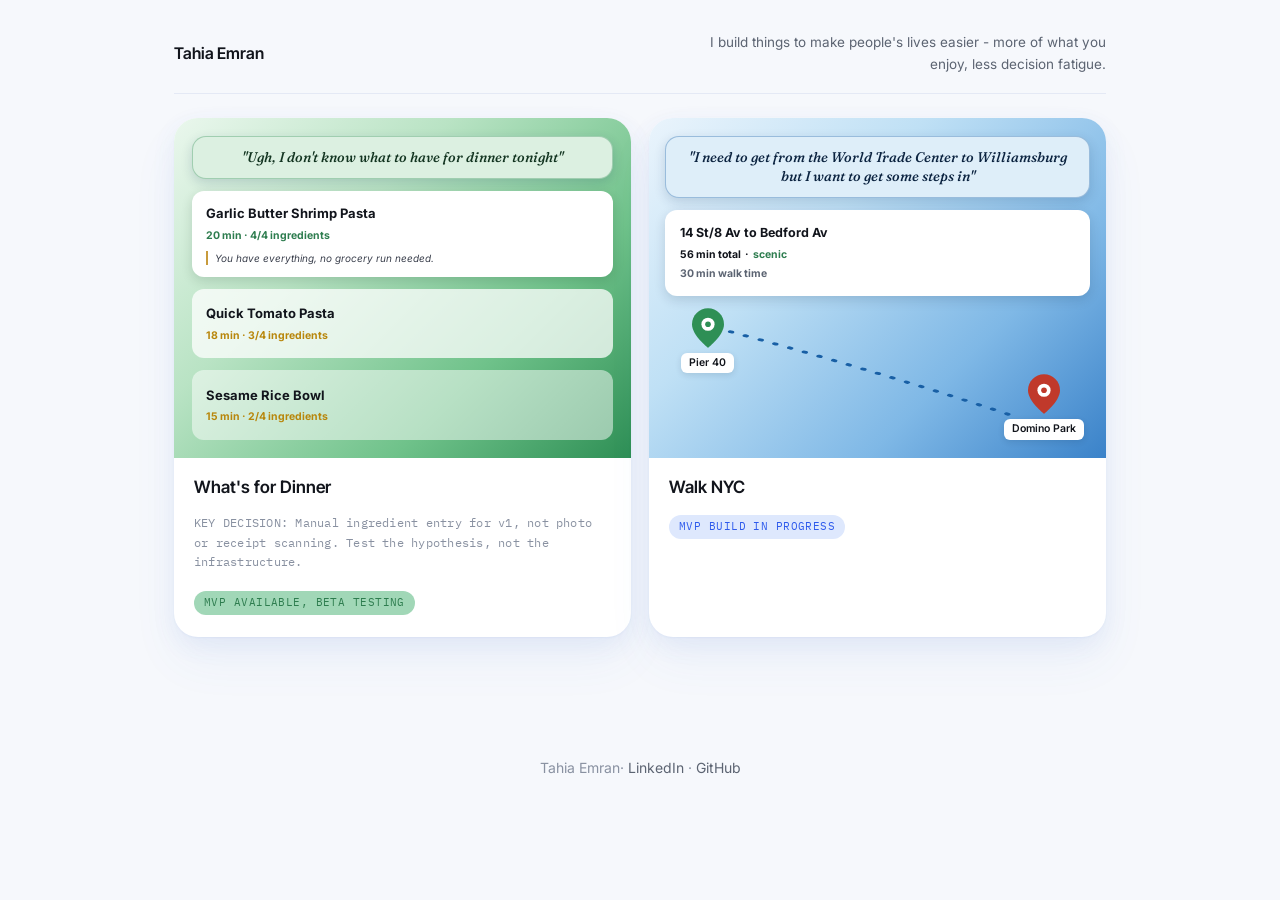
<file: index.html>
<!DOCTYPE html>
<html lang="en">
<head>
<meta charset="UTF-8">
<meta name="viewport" content="width=device-width, initial-scale=1.0">
<title>Tahia Emran | Product Portfolio</title>
<meta name="description" content="Side projects in AI products, with AI coding assistants">
<meta name="robots" content="noindex, nofollow">
<link rel="preconnect" href="https://fonts.googleapis.com">
<link rel="preconnect" href="https://fonts.gstatic.com" crossorigin>
<link href="https://fonts.googleapis.com/css2?family=Inter:wght@400;500;600&family=Inter+Tight:wght@500;600;700&family=IBM+Plex+Mono:wght@400;500&family=Fraunces:ital,opsz,wght@1,9..144,500&display=swap" rel="stylesheet">
<link rel="stylesheet" href="styles.css">
</head>
<body>

<main class="page">

  <header class="header-strip">
    <p class="name">Tahia Emran</p>
    <p class="bio">I build things to make people's lives easier - more of what you enjoy, less decision fatigue.</p>
  </header>

  <section class="card-grid" aria-label="Projects">

    <a class="project-card shadow-soft" href="case-study-eat.html">
      <div class="project-visual food-visual">
        <div class="quote-bubble food-quote">
          <p>"Ugh, I don't know what to have for dinner tonight"</p>
        </div>
        <div class="recipe-card">
          <div class="rc-title">Garlic Butter Shrimp Pasta</div>
          <div class="rc-meta full-match">20 min · 4/4 ingredients</div>
          <div class="rc-why">You have everything, no grocery run needed.</div>
        </div>
        <div class="recipe-card fade-1">
          <div class="rc-title">Quick Tomato Pasta</div>
          <div class="rc-meta partial-match">18 min · 3/4 ingredients</div>
        </div>
        <div class="recipe-card fade-2">
          <div class="rc-title">Sesame Rice Bowl</div>
          <div class="rc-meta partial-match">15 min · 2/4 ingredients</div>
        </div>
      </div>
      <div class="project-body">
        <p class="p-title">What's for Dinner</p>
        <p class="p-tags-decision">KEY DECISION: Manual ingredient entry for v1, not photo or receipt scanning. Test the hypothesis, not the infrastructure.</p>
        <span class="p-status-available">MVP available, beta testing</span>
      </div>
    </a>

    <a class="project-card shadow-soft" href="case-study-transit.html">
      <div class="project-visual transit-visual">
        <div class="quote-bubble transit-quote">
          <p>"I need to get from the World Trade Center to Williamsburg but I want to get some steps in"</p>
        </div>
        <div class="route-summary">
          <div class="rs-title">14 St/8 Av to Bedford Av</div>
          <div class="rs-line">56 min total &nbsp;·&nbsp; <span class="rs-scenic">scenic</span></div>
          <div class="rs-line muted">30 min walk time</div>
        </div>
        <div class="route-graphic">
          <svg viewBox="0 0 260 140" preserveAspectRatio="none">
            <path d="M40 25 C 90 48, 150 78, 215 115" stroke="#185FA5" stroke-width="3" stroke-linecap="round" stroke-dasharray="1 9" fill="none"/>
          </svg>
          <div class="pin pin-a">
            <svg width="32" height="40" viewBox="0 0 34 42"><path d="M17 0C7.6 0 0 7.6 0 17c0 12 17 25 17 25s17-13 17-25C34 7.6 26.4 0 17 0z" fill="#2E8F55"/><circle cx="17" cy="17" r="7" fill="#fff"/><circle cx="17" cy="17" r="3" fill="#2E8F55"/></svg>
            <span class="pin-label">Pier 40</span>
          </div>
          <div class="pin pin-b">
            <svg width="32" height="40" viewBox="0 0 34 42"><path d="M17 0C7.6 0 0 7.6 0 17c0 12 17 25 17 25s17-13 17-25C34 7.6 26.4 0 17 0z" fill="#C0392B"/><circle cx="17" cy="17" r="7" fill="#fff"/><circle cx="17" cy="17" r="3" fill="#C0392B"/></svg>
            <span class="pin-label">Domino Park</span>
          </div>
        </div>
      </div>
      <div class="project-body">
        <p class="p-title">Walk NYC</p>
        <span class="p-status-inprogress">MVP build in progress</span>
      </div>
    </a>


  </section>

</main>

<p class="footer-note">Tahia Emran· <a href=="https://linkedin.com/in/tahiaemran28">LinkedIn</a> · <a href="https://github.com/tahiaemran">GitHub</a></p>

</body>
</html>
</file>
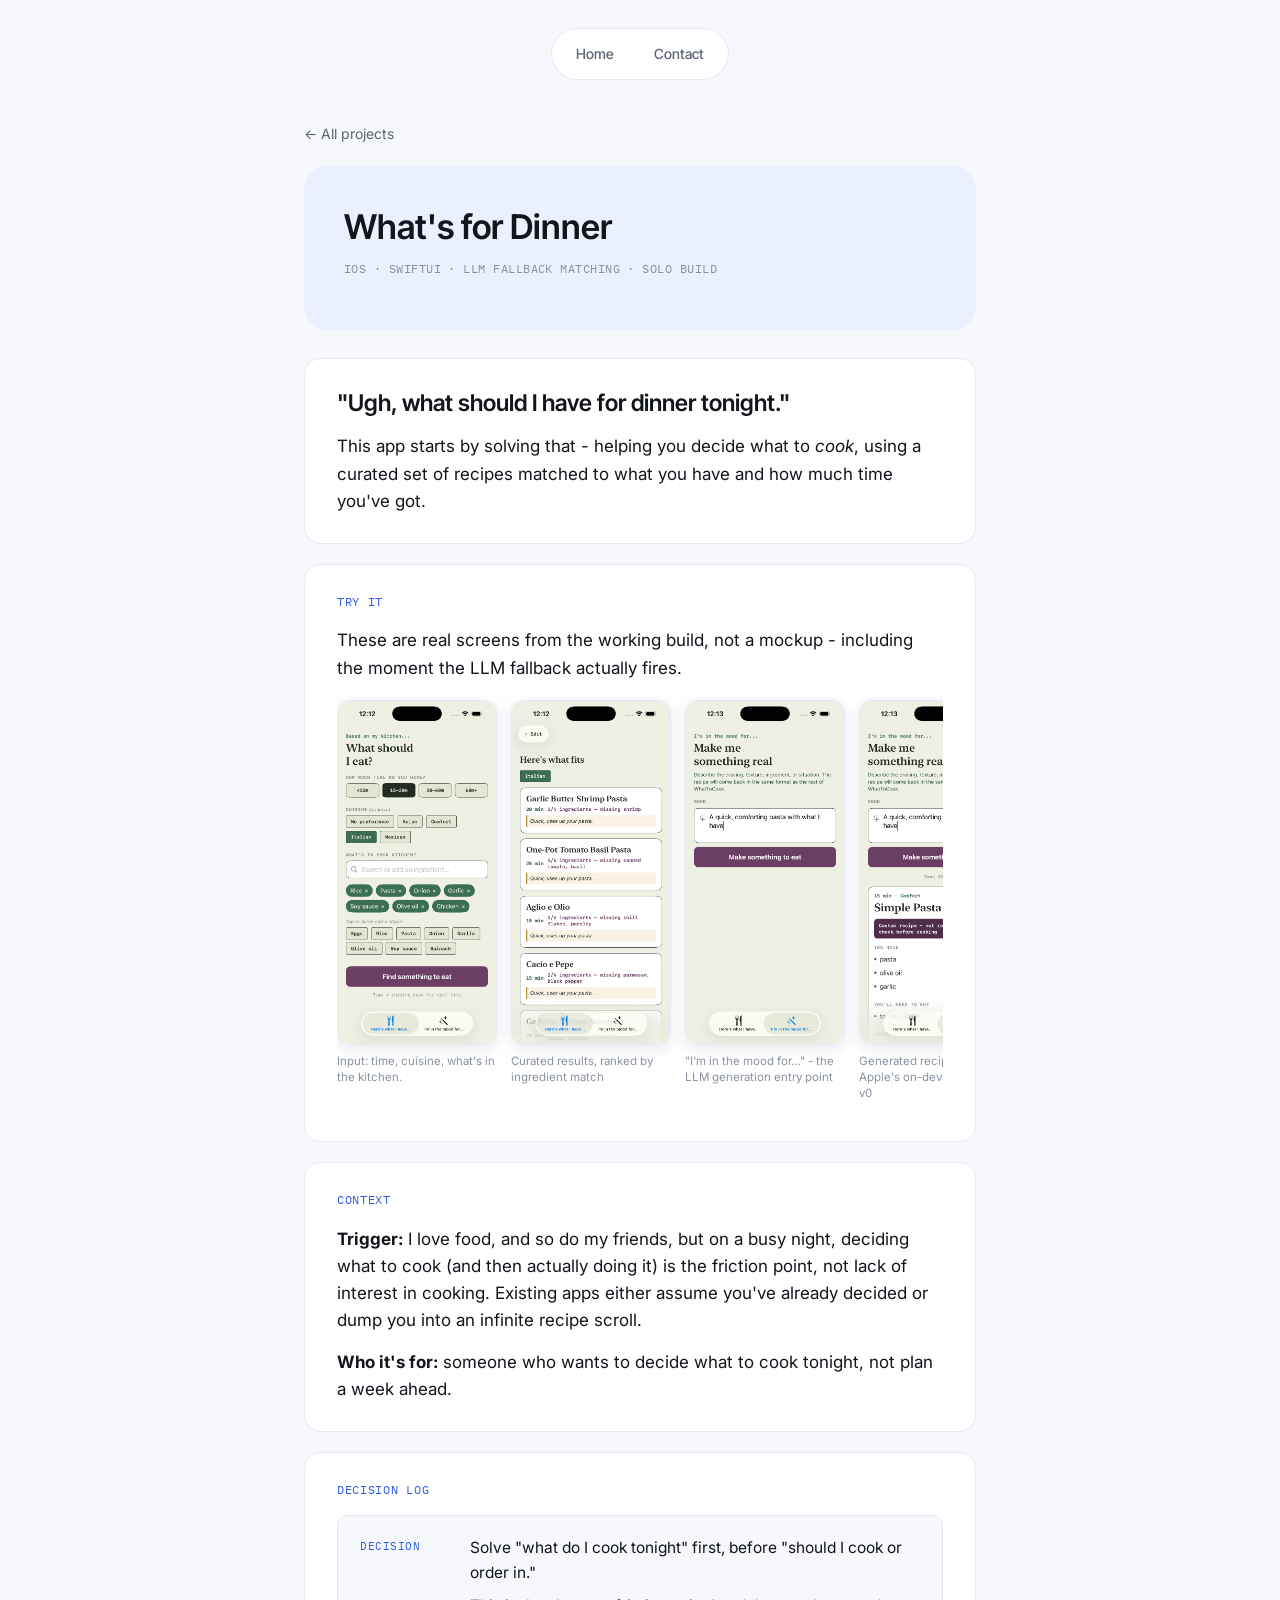
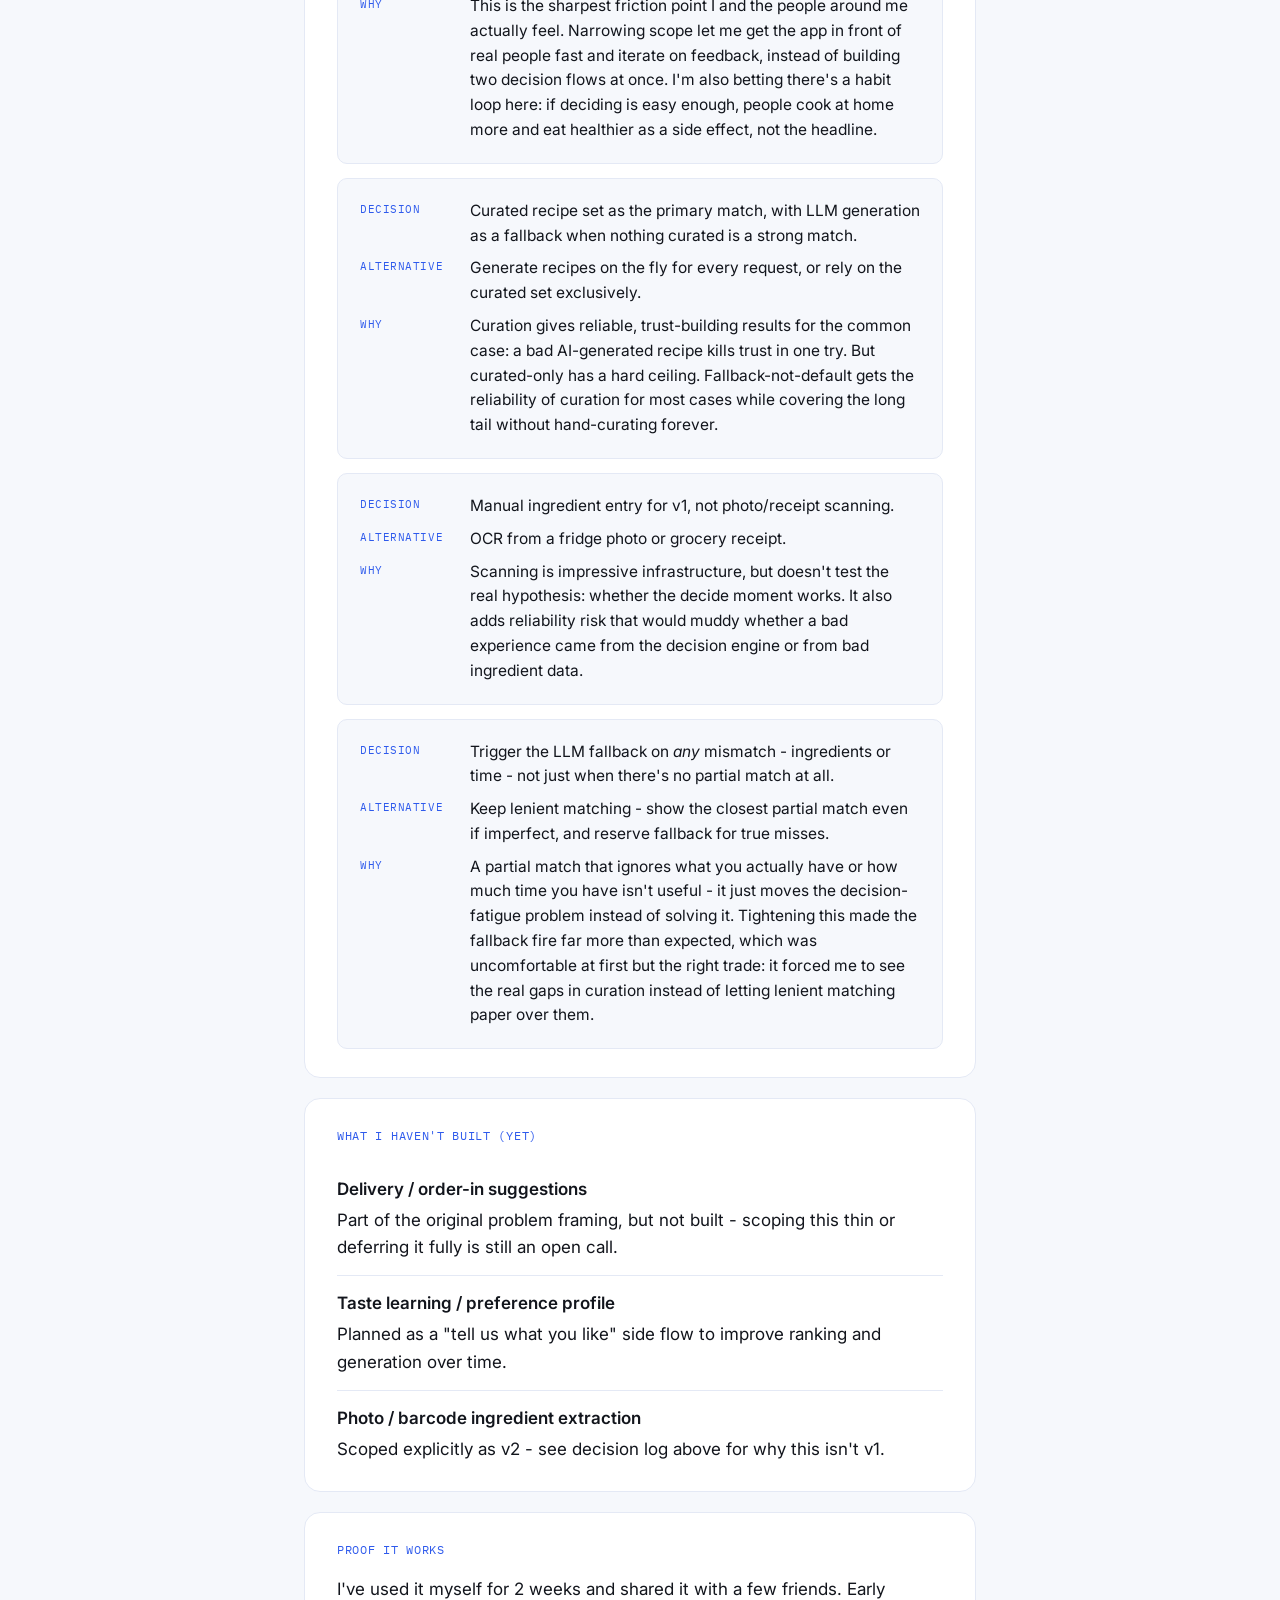
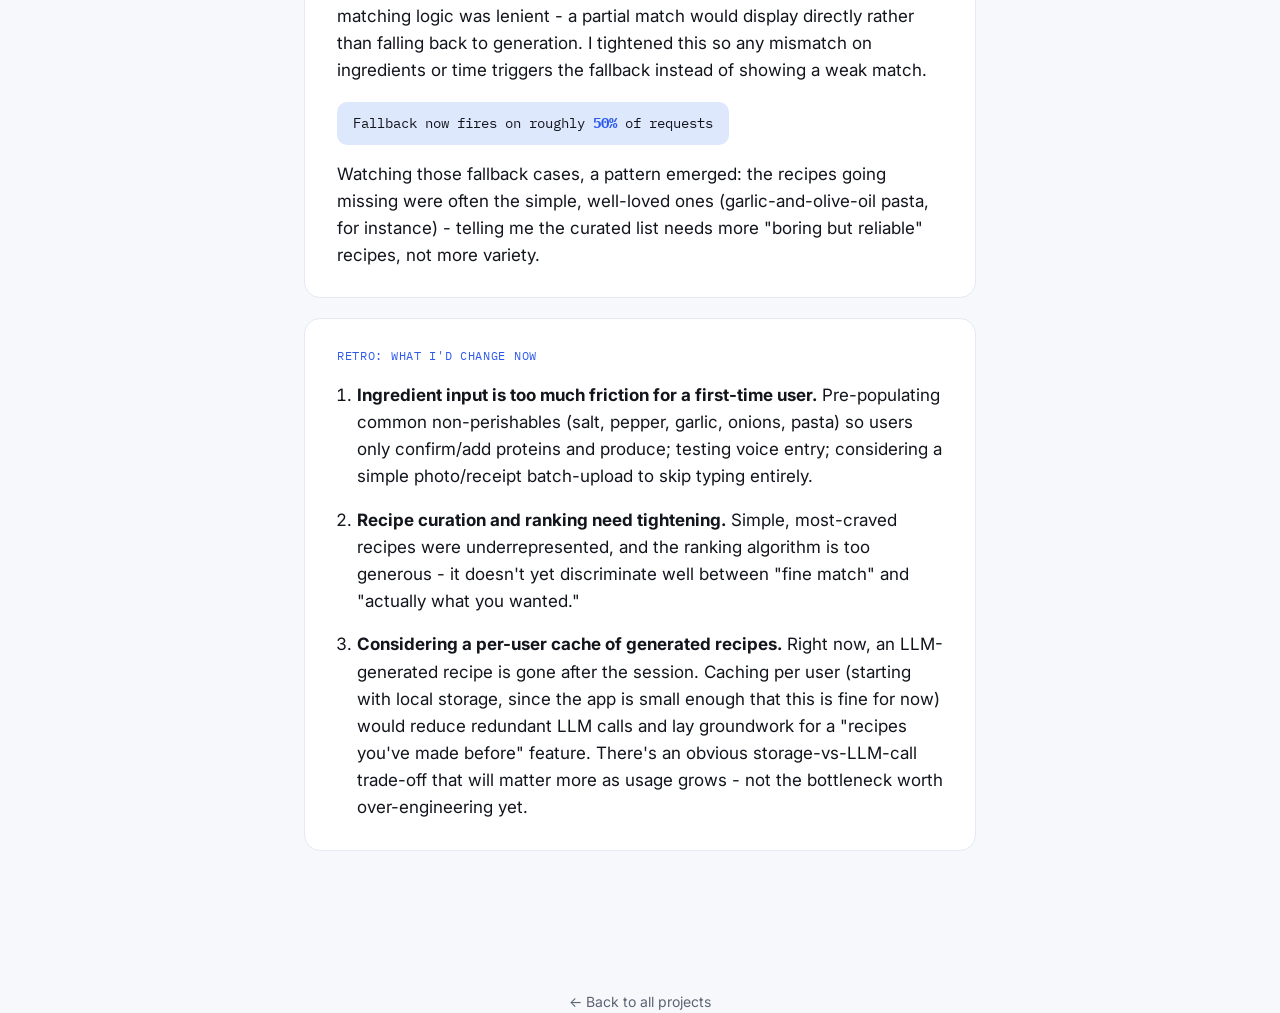
<file: case-study-eat.html>
<!DOCTYPE html>
<html lang="en">
<head>
<meta charset="UTF-8">
<meta name="viewport" content="width=device-width, initial-scale=1.0">
<title>What's for Dinner: Case Study</title>
<meta name="robots" content="noindex, nofollow">
<link rel="preconnect" href="https://fonts.googleapis.com">
<link rel="preconnect" href="https://fonts.gstatic.com" crossorigin>
<link href="https://fonts.googleapis.com/css2?family=Inter:wght@400;500;600&family=Inter+Tight:wght@500;600;700&family=IBM+Plex+Mono:wght@400;500&display=swap" rel="stylesheet">
<link rel="stylesheet" href="styles.css">
</head>
<body>

<div class="nav-shell">
  <nav class="pill-nav">
    <a href="index.html">Home</a>
    <a href="mailto:you@example.com">Contact</a>
  </nav>
</div>

<main class="case-page">

  <a class="back-link" href="index.html">← All projects</a>

  <header class="case-hero">
    <h1>What's for Dinner</h1>
    <p class="case-tags">iOS · SwiftUI · LLM fallback matching · Solo build</p>
  </header>

  <section class="case-block">
    <p class="hook-line">"Ugh, what should I have for dinner tonight."</p>
    <p>This app starts by solving that - helping you decide what to <em>cook</em>, using a curated set of recipes matched to what you have and how much time you've got.</p>
  </section>

  <section class="case-block">
    <p class="label">Try it</p>
    <p>These are real screens from the working build, not a mockup - including the moment the LLM fallback actually fires.</p>
    <div class="screenshot-grid">
      <figure>
        <img src="screenshots/eat-1-input.png" alt="Input screen: time available, cuisine, and kitchen ingredients">
        <figcaption>Input: time, cuisine, what's in the kitchen.</figcaption>
      </figure>
      <figure>
        <img src="screenshots/eat-2-results.png" alt="Results screen showing ranked curated recipes with missing ingredients called out">
        <figcaption>Curated results, ranked by ingredient match</figcaption>
      </figure>
      <figure>
        <img src="screenshots/eat-4-fallback.png" alt="Mood-based input screen for the LLM generation flow">
        <figcaption>"I'm in the mood for…" - the LLM generation entry point</figcaption>
      </figure>
      <figure>
        <img src="screenshots/eat-3-mood.png" alt="Generated recipe result flagged as a custom, not-yet-reviewed recipe, showing 15.31 second generation time">
        <figcaption>Generated recipes, using Apple's on-device model in v0</figcaption>
      </figure>
    </div>
  </section>

  <section class="case-block">
    <p class="label">Context</p>
    <p><strong>Trigger:</strong> I love food, and so do my friends, but on a busy night, deciding what to cook (and then actually doing it) is the friction point, not lack of interest in cooking. Existing apps either assume you've already decided or dump you into an infinite recipe scroll.</p>
    <p><strong>Who it's for:</strong> someone who wants to decide what to cook tonight, not plan a week ahead.</p>
  </section>

  <section class="case-block">
    <p class="label">Decision log</p>

    <div class="decision-card">
      <div class="d-row"><span class="k">Decision</span><p class="v">Solve "what do I cook tonight" first, before "should I cook or order in."</p></div>
      <div class="d-row"><span class="k">Why</span><p class="v">This is the sharpest friction point I and the people around me actually feel. Narrowing scope let me get the app in front of real people fast and iterate on feedback, instead of building two decision flows at once. I'm also betting there's a habit loop here: if deciding is easy enough, people cook at home more and eat healthier as a side effect, not the headline.</p></div>
    </div>

    <div class="decision-card">
      <div class="d-row"><span class="k">Decision</span><p class="v">Curated recipe set as the primary match, with LLM generation as a fallback when nothing curated is a strong match.</p></div>
      <div class="d-row"><span class="k">Alternative</span><p class="v">Generate recipes on the fly for every request, or rely on the curated set exclusively.</p></div>
      <div class="d-row"><span class="k">Why</span><p class="v">Curation gives reliable, trust-building results for the common case: a bad AI-generated recipe kills trust in one try. But curated-only has a hard ceiling. Fallback-not-default gets the reliability of curation for most cases while covering the long tail without hand-curating forever.</p></div>
    </div>

    <div class="decision-card">
      <div class="d-row"><span class="k">Decision</span><p class="v">Manual ingredient entry for v1, not photo/receipt scanning.</p></div>
      <div class="d-row"><span class="k">Alternative</span><p class="v">OCR from a fridge photo or grocery receipt.</p></div>
      <div class="d-row"><span class="k">Why</span><p class="v">Scanning is impressive infrastructure, but doesn't test the real hypothesis: whether the decide moment works. It also adds reliability risk that would muddy whether a bad experience came from the decision engine or from bad ingredient data.</p></div>
    </div>

    <div class="decision-card">
      <div class="d-row"><span class="k">Decision</span><p class="v">Trigger the LLM fallback on <em>any</em> mismatch - ingredients or time - not just when there's no partial match at all.</p></div>
      <div class="d-row"><span class="k">Alternative</span><p class="v">Keep lenient matching - show the closest partial match even if imperfect, and reserve fallback for true misses.</p></div>
      <div class="d-row"><span class="k">Why</span><p class="v">A partial match that ignores what you actually have or how much time you have isn't useful - it just moves the decision-fatigue problem instead of solving it. Tightening this made the fallback fire far more than expected, which was uncomfortable at first but the right trade: it forced me to see the real gaps in curation instead of letting lenient matching paper over them.</p></div>
    </div>

  </section>

  <section class="case-block">
    <p class="label">What I haven't built (yet)</p>
    <ul class="not-built">
      <li><span class="nb-title">Delivery / order-in suggestions</span>Part of the original problem framing, but not built - scoping this thin or deferring it fully is still an open call.</li>
      <li><span class="nb-title">Taste learning / preference profile</span>Planned as a "tell us what you like" side flow to improve ranking and generation over time.</li>
      <li><span class="nb-title">Photo / barcode ingredient extraction</span>Scoped explicitly as v2 - see decision log above for why this isn't v1.</li>
    </ul>
  </section>

  <section class="case-block">
    <p class="label">Proof it works</p>
    <p>I've used it myself for 2 weeks and shared it with a few friends. Early matching logic was lenient - a partial match would display directly rather than falling back to generation. I tightened this so any mismatch on ingredients or time triggers the fallback instead of showing a weak match.</p>
    <div class="stat-callout">Fallback now fires on roughly <b>50%</b> of requests</div>
    <p>Watching those fallback cases, a pattern emerged: the recipes going missing were often the simple, well-loved ones (garlic-and-olive-oil pasta, for instance) - telling me the curated list needs more "boring but reliable" recipes, not more variety.</p>
  </section>

  <section class="case-block">
    <p class="label">Retro: what I'd change now</p>
    <ol class="retro-list">
      <li><strong>Ingredient input is too much friction for a first-time user.</strong> Pre-populating common non-perishables (salt, pepper, garlic, onions, pasta) so users only confirm/add proteins and produce; testing voice entry; considering a simple photo/receipt batch-upload to skip typing entirely.</li>
      <li><strong>Recipe curation and ranking need tightening.</strong> Simple, most-craved recipes were underrepresented, and the ranking algorithm is too generous - it doesn't yet discriminate well between "fine match" and "actually what you wanted."</li>
      <li><strong>Considering a per-user cache of generated recipes.</strong> Right now, an LLM-generated recipe is gone after the session. Caching per user (starting with local storage, since the app is small enough that this is fine for now) would reduce redundant LLM calls and lay groundwork for a "recipes you've made before" feature. There's an obvious storage-vs-LLM-call trade-off that will matter more as usage grows - not the bottleneck worth over-engineering yet.</li>
    </ol>
  </section>

</main>

<p class="footer-note"><a href="index.html">← Back to all projects</a></p>

</body>
</html>
</file>
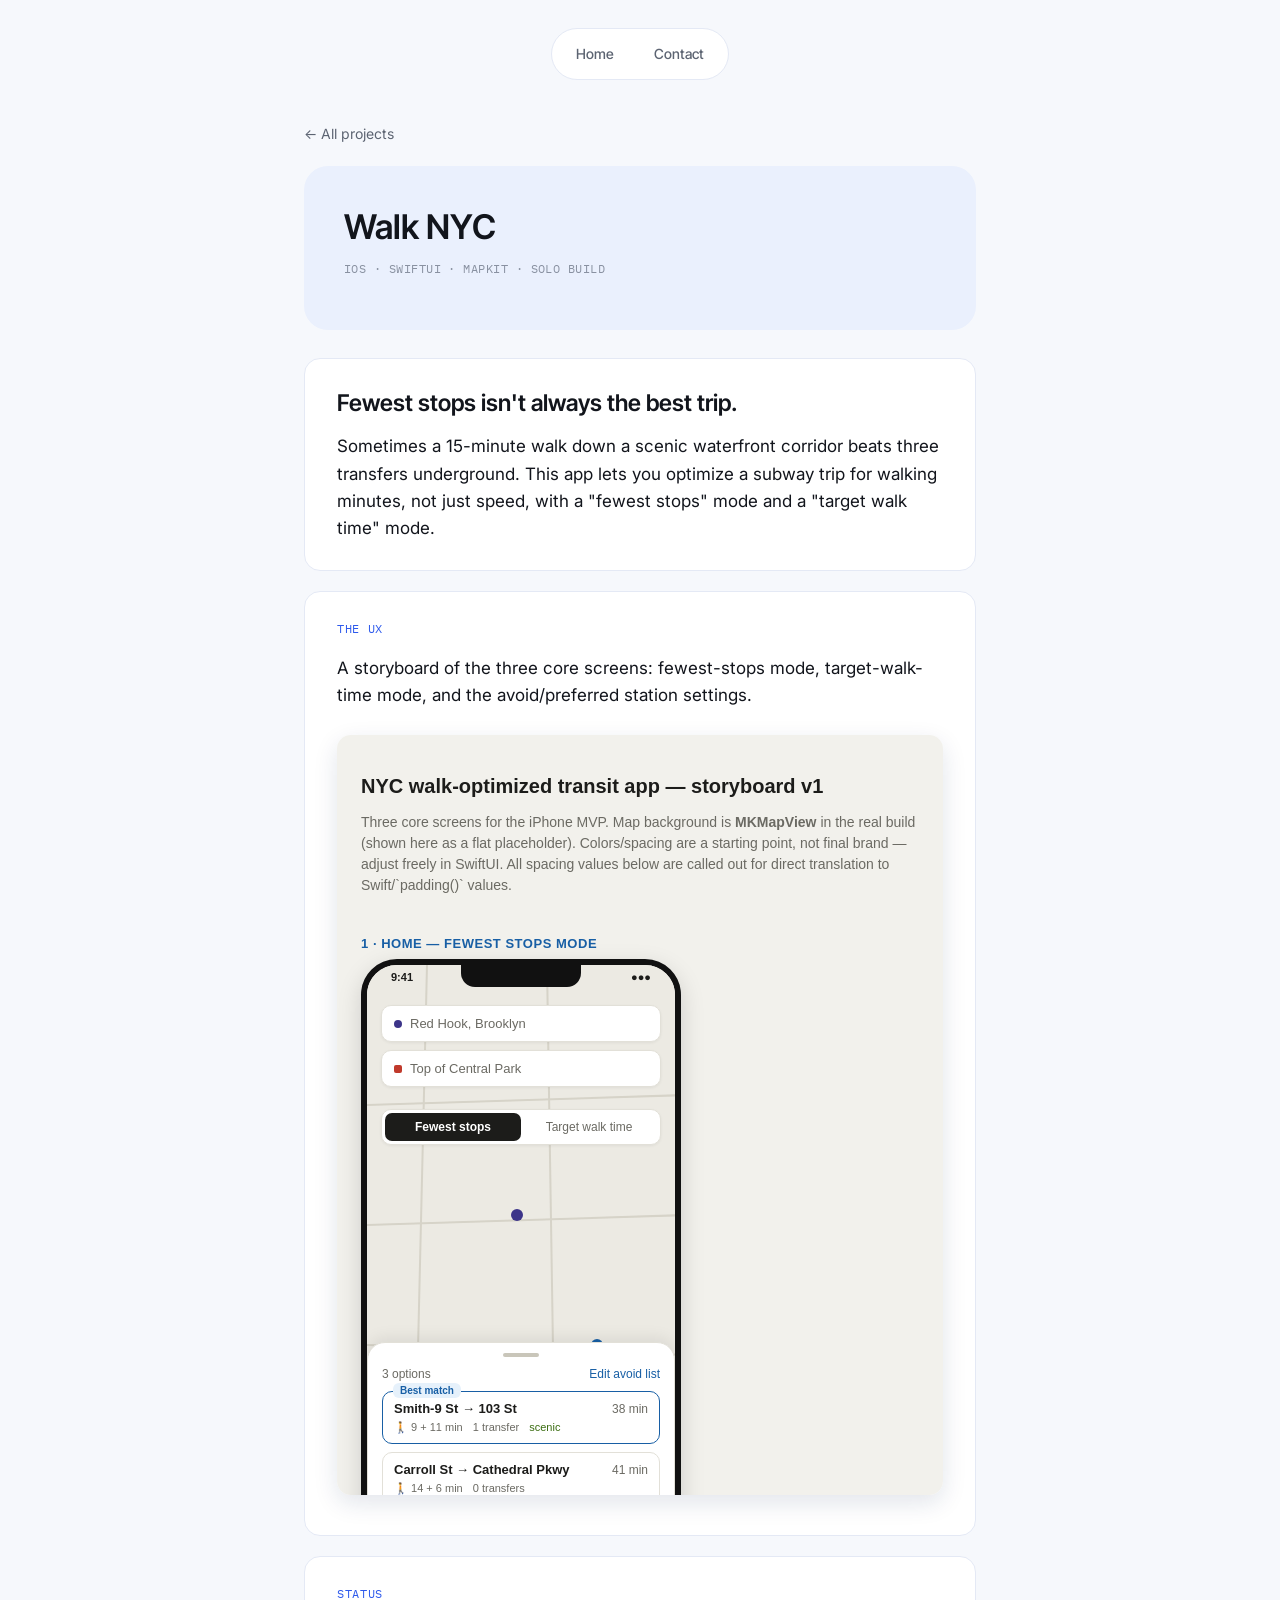
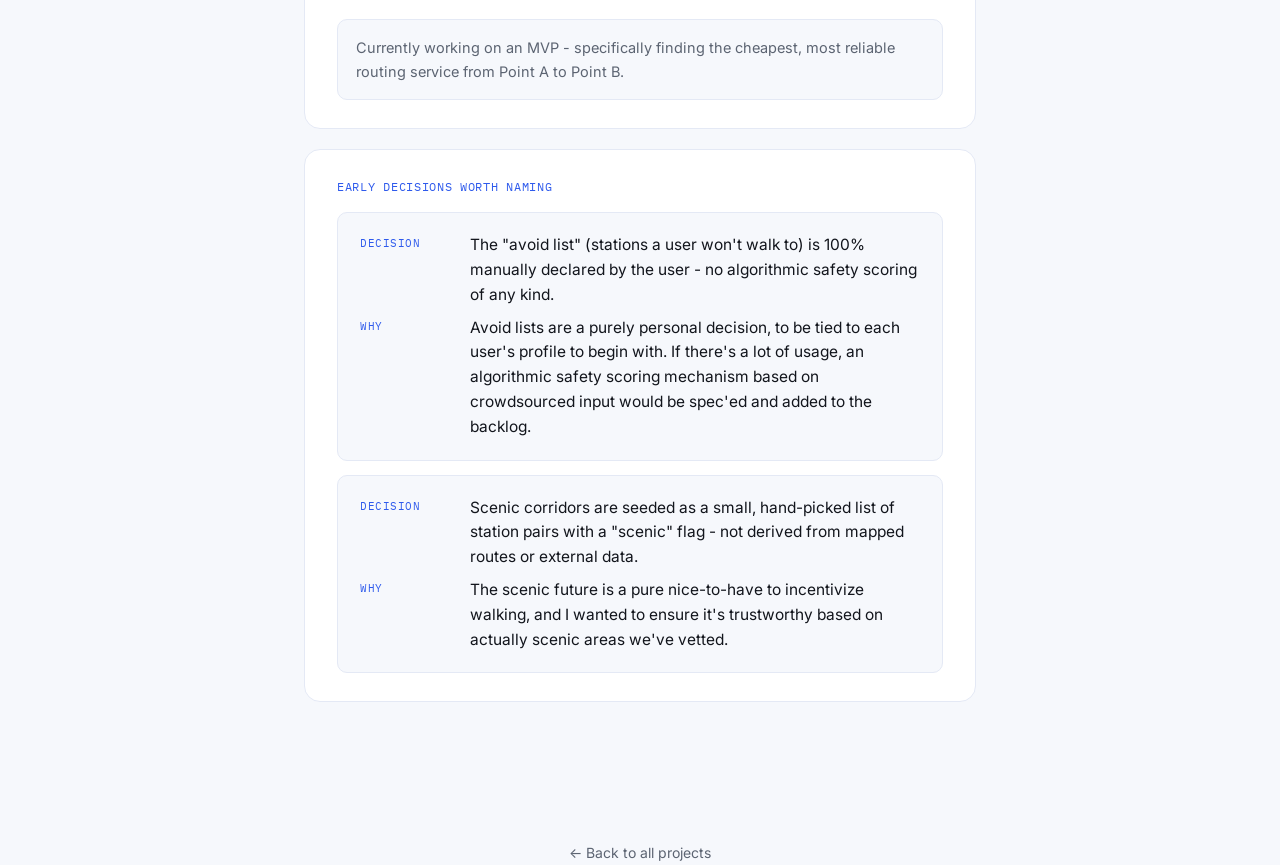
<file: case-study-transit.html>
<!DOCTYPE html>
<html lang="en">
<head>
<meta charset="UTF-8">
<meta name="viewport" content="width=device-width, initial-scale=1.0">
<title>Walk NYC: Case Study</title>
<meta name="robots" content="noindex, nofollow">
<link rel="preconnect" href="https://fonts.googleapis.com">
<link rel="preconnect" href="https://fonts.gstatic.com" crossorigin>
<link href="https://fonts.googleapis.com/css2?family=Inter:wght@400;500;600&family=Inter+Tight:wght@500;600;700&family=IBM+Plex+Mono:wght@400;500&display=swap" rel="stylesheet">
<link rel="stylesheet" href="styles.css">
</head>
<body>

<div class="nav-shell">
  <nav class="pill-nav">
    <a href="index.html">Home</a>
    <a href="mailto:you@example.com">Contact</a>
  </nav>
</div>

<main class="case-page">

  <a class="back-link" href="index.html">← All projects</a>

  <header class="case-hero">
    <h1>Walk NYC</h1>
    <p class="case-tags">iOS · SwiftUI · MapKit · Solo build</p>
  </header>

  <section class="case-block">
    <p class="hook-line">Fewest stops isn't always the best trip.</p>
    <p>Sometimes a 15-minute walk down a scenic waterfront corridor beats three transfers underground. This app lets you optimize a subway trip for walking minutes, not just speed, with a "fewest stops" mode and a "target walk time" mode.</p>
  </section>

  <section class="case-block">
    <p class="label">The UX</p>
    <p>A storyboard of the three core screens: fewest-stops mode, target-walk-time mode, and the avoid/preferred station settings.</p>
    <div style="padding:12px 0 4px;">
      <iframe src="demo-transit.html" style="width:100%; height:760px; border:none; border-radius:14px; box-shadow:0 8px 24px rgba(15,42,87,0.12);" title="NYC transit app storyboard"></iframe>
    </div>
  </section>

  <section class="case-block">
    <p class="label">Status</p>
    <div class="progress-notice">Currently working on an MVP - specifically finding the cheapest, most reliable routing service from Point A to Point B.</div>
  </section>

  <section class="case-block">
    <p class="label">Early decisions worth naming</p>

    <div class="decision-card">
      <div class="d-row"><span class="k">Decision</span><p class="v">The "avoid list" (stations a user won't walk to) is 100% manually declared by the user - no algorithmic safety scoring of any kind.</p></div>
      <div class="d-row"><span class="k">Why</span><p class="v">Avoid lists are a purely personal decision, to be tied to each user's profile to begin with. If there's a lot of usage, an algorithmic safety scoring mechanism based on crowdsourced input would be spec'ed and added to the backlog.</p></div>
    </div>

    <div class="decision-card">
      <div class="d-row"><span class="k">Decision</span><p class="v">Scenic corridors are seeded as a small, hand-picked list of station pairs with a "scenic" flag - not derived from mapped routes or external data.</p></div>
      <div class="d-row"><span class="k">Why</span><p class="v">The scenic future is a pure nice-to-have to incentivize walking, and I wanted to ensure it's trustworthy based on actually scenic areas we've vetted.</p></div>
    </div>

  </section>

</main>

<p class="footer-note"><a href="index.html">← Back to all projects</a></p>

</body>
</html>
</file>
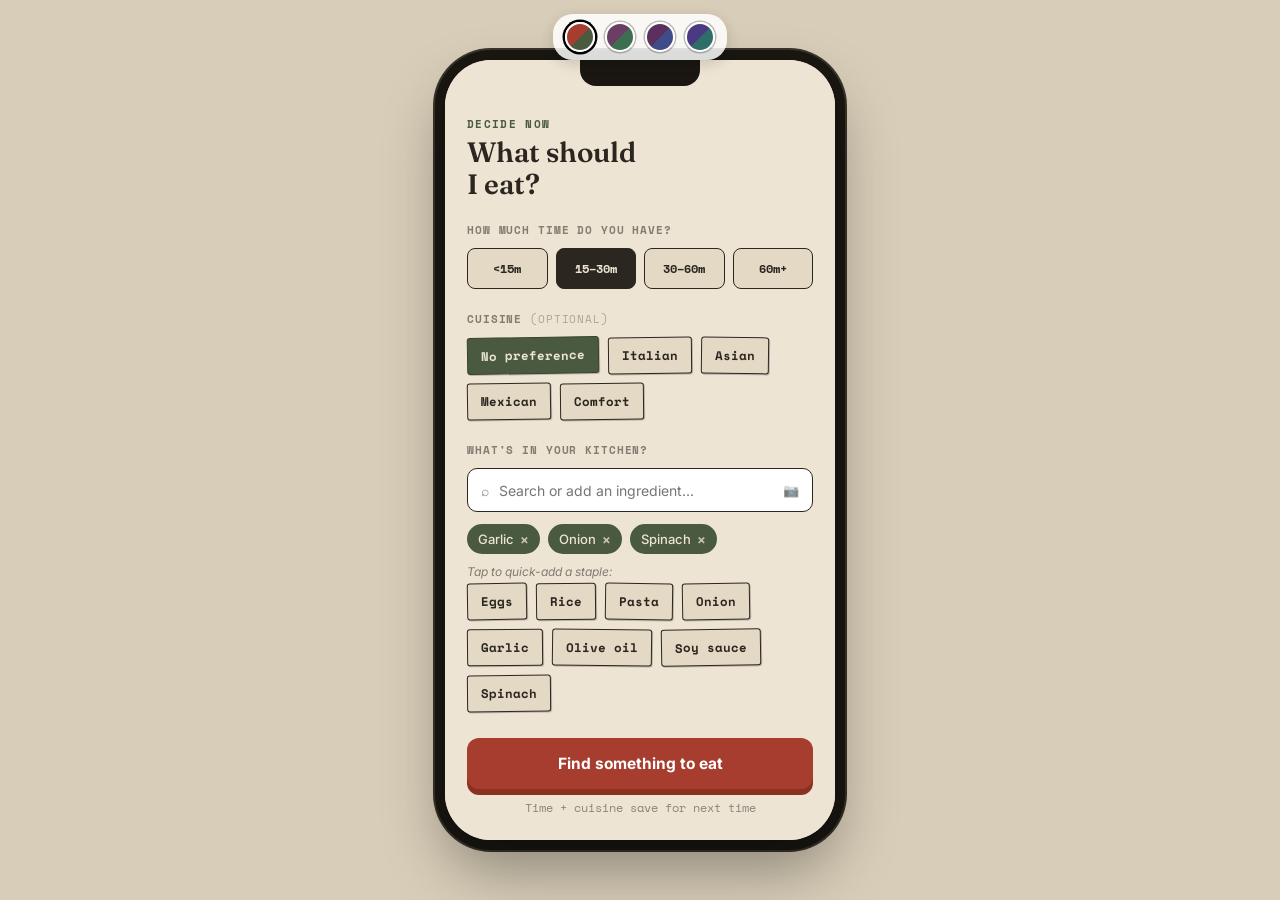
<file: demo-eat.html>
<!DOCTYPE html>
<html lang="en">
<head>
<meta charset="UTF-8">
<title>Decide Now — UX Mockup</title>
<link rel="preconnect" href="https://fonts.googleapis.com">
<link href="https://fonts.googleapis.com/css2?family=Fraunces:opsz,wght@9..144,500;9..144,600;9..144,700&family=Inter:wght@400;500;600;700&family=Space+Mono:wght@400;700&display=swap" rel="stylesheet">
<style>
  :root{
    --cream:#EDE4D3;
    --cream-2:#E4D9C4;
    --olive:#4A5A40;
    --olive-dark:#37432F;
    --spice:#A63D2F;
    --spice-dark:#8A311F;
    --ink:#2B2620;
    --mustard:#C89B3C;
    --paper-line: rgba(43,38,32,0.14);
    --font-display: 'Fraunces', serif;
    --font-body: 'Inter', sans-serif;
    --font-mono: 'Space Mono', monospace;
  }
  * { box-sizing: border-box; }
  body {
    margin:0; padding:40px 20px; min-height:100vh;
    background: #d8cdb8;
    display:flex; align-items:center; justify-content:center;
    font-family: var(--font-body);
  }
  .device {
    width: 390px; height: 780px;
    background: var(--cream);
    border-radius: 46px;
    box-shadow: 0 30px 60px rgba(0,0,0,0.35), 0 0 0 10px #1a1712, 0 0 0 12px #3a342a;
    overflow: hidden;
    position: relative;
    display:flex; flex-direction:column;
  }
  .notch {
    position:absolute; top:0; left:50%; transform:translateX(-50%);
    width:120px; height:26px; background:#1a1712; border-radius:0 0 16px 16px; z-index:50;
  }
  .screen {
    position:absolute; inset:0; padding:56px 22px 24px;
    overflow-y:auto; -ms-overflow-style:none; scrollbar-width:none;
    background: var(--cream);
    transition: transform .38s cubic-bezier(.22,.9,.32,1), opacity .3s ease;
  }
  .screen::-webkit-scrollbar{ display:none; }
  .screen.hidden { transform: translateX(24px); opacity:0; pointer-events:none; }

  .eyebrow {
    font-family: var(--font-mono); font-size:11px; letter-spacing:.12em; text-transform:uppercase;
    color: var(--olive); font-weight:700; margin:0 0 4px;
  }
  h1 {
    font-family: var(--font-display); font-weight:600; font-size:28px; line-height:1.15;
    color: var(--ink); margin:0 0 18px;
  }
  h2 {
    font-family: var(--font-display); font-weight:600; font-size:19px; color:var(--ink); margin:0 0 10px;
  }
  .section-label {
    font-family: var(--font-mono); font-size:11px; letter-spacing:.08em; text-transform:uppercase;
    color: rgba(43,38,32,0.55); font-weight:700; margin:22px 0 10px;
  }

  /* pantry-label chips */
  .chip-row { display:flex; flex-wrap:wrap; gap:9px; }
  .chip {
    font-family: var(--font-mono); font-size:12.5px; font-weight:700;
    padding:8px 13px; border-radius:3px;
    border: 1.5px solid var(--ink);
    background: var(--cream-2);
    color: var(--ink);
    cursor:pointer; user-select:none;
    transform: rotate(-0.6deg);
    position:relative;
    transition: all .15s ease;
    box-shadow: 1px 1px 0 rgba(43,38,32,0.25);
  }
  .chip:nth-child(3n){ transform: rotate(0.7deg); }
  .chip:nth-child(3n+1){ transform: rotate(-0.9deg); }
  .chip:active { transform: scale(0.96) rotate(0deg); }
  .chip.selected {
    background: var(--olive); color: var(--cream); border-color: var(--olive-dark);
  }
  .chip.selected.spice { background: var(--spice); border-color: var(--spice-dark); }
  .chip.removable::after {
    content: "×"; margin-left:7px; font-weight:700;
  }

  .time-row { display:flex; gap:8px; }
  .time-chip {
    flex:1; text-align:center; font-family:var(--font-mono); font-size:12px; font-weight:700;
    padding:11px 4px; border-radius:8px; border:1.5px solid var(--ink);
    background: var(--cream-2); color:var(--ink); cursor:pointer;
  }
  .time-chip.selected { background: var(--ink); color:var(--cream); }

  /* ingredient search */
  .search-box {
    display:flex; align-items:center; gap:8px;
    background: #fff; border:1.5px solid var(--ink); border-radius:10px;
    padding:11px 13px; font-family: var(--font-body); font-size:14px;
    margin-bottom:12px;
  }
  .search-box input { border:none; outline:none; flex:1; font-family:var(--font-body); font-size:14px; background:transparent; color:var(--ink); }
  .kitchen-list { display:flex; flex-wrap:wrap; gap:8px; margin-bottom:6px; }
  .ing-pill {
    display:flex; align-items:center; gap:6px;
    background: var(--olive); color: var(--cream);
    font-family:var(--font-body); font-size:13px; font-weight:500;
    padding:7px 11px; border-radius:20px;
  }
  .ing-pill .x { cursor:pointer; opacity:.75; font-weight:700; }
  .staple-hint { font-size:12px; color: rgba(43,38,32,0.55); margin:10px 0 4px; font-style:italic; }

  .cta {
    margin-top:26px; width:100%; padding:16px; border:none; border-radius:12px;
    background: var(--spice); color:#fff; font-family:var(--font-body); font-weight:700; font-size:15.5px;
    cursor:pointer; box-shadow: 0 6px 0 var(--spice-dark);
    transition: transform .08s ease;
  }
  .cta:active { transform: translateY(4px); box-shadow: 0 2px 0 var(--spice-dark); }

  .skip-note { text-align:center; font-size:11.5px; color: rgba(43,38,32,0.5); margin-top:10px; font-family:var(--font-mono); }

  /* results screen */
  .active-filters { display:flex; flex-wrap:wrap; gap:7px; margin-bottom:16px; }
  .recipe-card {
    background: #fff; border:1.5px solid var(--ink); border-radius:14px;
    padding:16px; margin-bottom:14px; position:relative; cursor:pointer;
    box-shadow: 2px 3px 0 rgba(43,38,32,0.12);
  }
  .recipe-card .name { font-family: var(--font-display); font-size:19px; font-weight:600; color:var(--ink); margin:0 0 6px; }
  .recipe-meta { display:flex; gap:10px; font-family:var(--font-mono); font-size:11.5px; color: var(--olive-dark); font-weight:700; margin-bottom:8px; }
  .recipe-meta span.missing { color: var(--spice); }
  .why-note {
    font-size:12.5px; color: var(--ink); background: #FAF3E5; border-left:3px solid var(--mustard);
    padding:7px 10px; border-radius:0 6px 6px 0; font-style:italic;
  }

  .refine-box {
    margin-top:8px; display:flex; align-items:center; gap:8px;
    background:#fff; border:1.5px solid var(--ink); border-radius:10px; padding:11px 13px;
  }
  .refine-box input { border:none; outline:none; flex:1; font-family:var(--font-body); font-size:13.5px; background:transparent; color:var(--ink); }
  .refine-box button {
    border:none; background: var(--ink); color:var(--cream); font-family:var(--font-mono); font-size:11px;
    font-weight:700; padding:8px 12px; border-radius:6px; cursor:pointer;
  }

  .back-btn {
    position:absolute; top:16px; left:20px; font-family:var(--font-mono); font-size:12px; font-weight:700;
    color: var(--ink); cursor:pointer; z-index:10; background:rgba(237,228,211,0.9); padding:5px 9px; border-radius:6px;
  }

  /* detail screen */
  .ingredient-line { display:flex; align-items:center; gap:8px; padding:7px 0; border-bottom:1px solid var(--paper-line); font-size:14px; }
  .ingredient-line .dot { width:6px; height:6px; border-radius:50%; background:var(--olive); }
  .step-item { display:flex; gap:12px; padding:10px 0; border-bottom:1px solid var(--paper-line); }
  .step-num { font-family:var(--font-mono); font-weight:700; color:var(--spice); font-size:14px; min-width:20px; }
  .step-text { font-size:14px; line-height:1.5; color:var(--ink); }

  .toast {
    position:absolute; bottom:20px; left:22px; right:22px;
    background: var(--ink); color:var(--cream); font-family:var(--font-mono); font-size:12px;
    padding:10px 14px; border-radius:8px; text-align:center; opacity:0; transform:translateY(10px);
    transition: all .3s ease; pointer-events:none; z-index:60;
  }
  .toast.show { opacity:1; transform:translateY(0); }
  body.theme-herb {
    --cream:#EEF0E4; --cream-2:#E2E6D4;
    --olive:#3C6E52; --olive-dark:#2A4F3A;
    --spice:#6B3F63; --spice-dark:#502E4A;
    --ink:#232B22; --mustard:#B8933E;
    --paper-line: rgba(35,43,34,0.14);
  }
  body.theme-dusk {
    --cream:#E9E6F2; --cream-2:#DCD7EC;
    --olive:#3E4C8A; --olive-dark:#2C3763;
    --spice:#5B2F5E; --spice-dark:#43223F;
    --ink:#232042; --mustard:#7A6BC2;
    --paper-line: rgba(35,32,66,0.14);
  }
  body.theme-blueberry {
    --cream:#E6EEEC; --cream-2:#D8E6E2;
    --olive:#2F6E68; --olive-dark:#20504B;
    --spice:#4B3A82; --spice-dark:#372A61;
    --ink:#1E2E2C; --mustard:#5D8B7A;
    --paper-line: rgba(30,46,44,0.14);
  }

  .theme-switch {
    position: fixed; top: 14px; left: 50%; transform: translateX(-50%);
    display:flex; gap:10px; z-index:100; background:rgba(255,255,255,0.85);
    padding:8px 12px; border-radius:20px; box-shadow:0 4px 14px rgba(0,0,0,0.15);
  }
  .theme-switch button {
    width:30px; height:30px; border-radius:50%; border:2px solid #fff; cursor:pointer;
    box-shadow: 0 0 0 1.5px rgba(0,0,0,0.25);
  }
  .theme-switch button.active { box-shadow: 0 0 0 2.5px #000; }
  .swatch-kraft { background: linear-gradient(135deg,#A63D2F 50%, #4A5A40 50%); }
  .swatch-herb { background: linear-gradient(135deg,#6B3F63 50%, #3C6E52 50%); }
  .swatch-dusk { background: linear-gradient(135deg,#5B2F5E 50%, #3E4C8A 50%); }
  .swatch-blueberry { background: linear-gradient(135deg,#4B3A82 50%, #2F6E68 50%); }
</style>
</head>
<body>
<div class="theme-switch" id="theme-switch">
  <button class="swatch-kraft active" data-theme="" title="Pantry Label (original)"></button>
  <button class="swatch-herb" data-theme="theme-herb" title="Herb Garden"></button>
  <button class="swatch-dusk" data-theme="theme-dusk" title="Dusk Kitchen"></button>
  <button class="swatch-blueberry" data-theme="theme-blueberry" title="Blueberry Sage"></button>
</div>

<div class="device">
  <div class="notch"></div>

  <!-- SCREEN 1: Input -->
  <div class="screen" id="screen-input">
    <div class="eyebrow">Decide Now</div>
    <h1>What should<br>I eat?</h1>

    <div class="section-label">How much time do you have?</div>
    <div class="time-row" id="time-row">
      <div class="time-chip" data-val="under15">&lt;15m</div>
      <div class="time-chip selected" data-val="15to30">15–30m</div>
      <div class="time-chip" data-val="30to60">30–60m</div>
      <div class="time-chip" data-val="over60">60m+</div>
    </div>

    <div class="section-label">Cuisine <span style="opacity:.6; font-weight:500;">(optional)</span></div>
    <div class="chip-row" id="cuisine-row">
      <div class="chip selected" data-val="none">No preference</div>
      <div class="chip" data-val="italian">Italian</div>
      <div class="chip" data-val="asian">Asian</div>
      <div class="chip" data-val="mexican">Mexican</div>
      <div class="chip" data-val="comfort">Comfort</div>
    </div>

    <div class="section-label">What's in your kitchen?</div>
    <div class="search-box">
      <span style="opacity:.5;">⌕</span>
      <input placeholder="Search or add an ingredient..." id="ing-search">
      <span style="font-family:var(--font-mono); font-size:13px; opacity:.6; cursor:pointer;" id="camera-btn">📷</span>
    </div>
    <div class="kitchen-list" id="kitchen-list"></div>
    <div class="staple-hint">Tap to quick-add a staple:</div>
    <div class="chip-row" id="staple-row">
      <div class="chip" data-name="Eggs">Eggs</div>
      <div class="chip" data-name="Rice">Rice</div>
      <div class="chip" data-name="Pasta">Pasta</div>
      <div class="chip" data-name="Onion">Onion</div>
      <div class="chip" data-name="Garlic">Garlic</div>
      <div class="chip" data-name="Olive oil">Olive oil</div>
      <div class="chip" data-name="Soy sauce">Soy sauce</div>
      <div class="chip" data-name="Spinach">Spinach</div>
    </div>

    <button class="cta" id="find-btn">Find something to eat</button>
    <div class="skip-note">Time + cuisine save for next time</div>
  </div>

  <!-- SCREEN 2: Results -->
  <div class="screen hidden" id="screen-results">
    <div class="back-btn" data-back="screen-input">‹ Edit</div>
    <div style="height:6px;"></div>
    <h2 style="margin-top:8px;">Here's what fits</h2>
    <div class="active-filters" id="active-filters"></div>

    <div id="recipe-list"></div>

    <div class="section-label">Not feeling it?</div>
    <div class="chip-row" id="mood-chips">
      <div class="chip spice" data-mood="Asian">Asian</div>
      <div class="chip spice" data-mood="No chicken">No chicken</div>
      <div class="chip spice" data-mood="Comfort food">Comfort food</div>
      <div class="chip spice" data-mood="Surprise me">Surprise me</div>
    </div>
    <div class="refine-box">
      <input placeholder="Or tell me what you're in the mood for..." id="refine-input">
      <button id="refine-go">GO</button>
    </div>
  </div>

  <!-- SCREEN 3: Detail -->
  <div class="screen hidden" id="screen-detail">
    <div class="back-btn" data-back="screen-results">‹ Back</div>
    <div style="height:8px;"></div>
    <div class="eyebrow" id="detail-time">30 min · asian</div>
    <h1 id="detail-name">Recipe name</h1>

    <div class="section-label">Ingredients</div>
    <div id="detail-ingredients"></div>

    <div class="section-label">Steps</div>
    <div id="detail-steps"></div>

    <button class="cta" style="margin-top:26px;">Start cooking</button>
  </div>

  <div class="toast" id="toast"></div>
</div>

<script>
const state = {
  time: '15to30',
  cuisine: 'none',
  kitchen: ['Garlic','Onion','Spinach'],
  activeRefinements: []
};

const RECIPES = [
  {name:'Garlic Butter Shrimp Pasta', time:20, cuisine:'italian', mood:['comfort'], required:['pasta','garlic','olive oil','shrimp'], steps:['Boil pasta until al dente.','Sauté garlic in butter and olive oil.','Add shrimp, cook until pink.','Toss pasta with sauce, finish with parsley.']},
  {name:'Soy-Glazed Chicken & Rice', time:25, cuisine:'asian', mood:['comfort'], required:['rice','soy sauce','chicken','garlic'], steps:['Cook rice.','Sear chicken thighs.','Whisk soy sauce, garlic, and a touch of honey.','Glaze chicken in the sauce, serve over rice.']},
  {name:'Spinach & Egg Skillet', time:12, cuisine:'comfort', mood:['light'], required:['spinach','eggs','onion','olive oil'], steps:['Sauté onion in olive oil.','Wilt spinach into the pan.','Make wells, crack eggs directly in.','Cover and cook until whites set.']},
  {name:'Quick Tomato Onion Pasta', time:18, cuisine:'italian', mood:['comfort'], required:['pasta','onion','garlic','olive oil'], steps:['Boil pasta.','Sauté onion and garlic until soft.','Simmer with crushed tomato.','Toss pasta through sauce.']},
  {name:'Sesame Garlic Rice Bowl', time:15, cuisine:'asian', mood:['light'], required:['rice','garlic','soy sauce','spinach'], steps:['Cook rice.','Blanch spinach briefly.','Whisk soy sauce, sesame, garlic.','Assemble bowl, drizzle sauce.']}
];

function normalize(list){ return list.map(i=>i.toLowerCase()); }

function computeResults(){
  let pool = RECIPES.slice();
  let relaxedMsgs = [];

  if(state.cuisine !== 'none'){
    let filtered = pool.filter(r=>r.cuisine===state.cuisine);
    if(filtered.length < 2){ relaxedMsgs.push('Cuisine filter relaxed — not enough matches'); }
    else pool = filtered;
  }

  const timeCeiling = {under15:15, '15to30':30, '30to60':60, over60:999}[state.time];
  let timeFiltered = pool.filter(r=>r.time<=timeCeiling);
  if(timeFiltered.length < 2){ relaxedMsgs.push('Time relaxed — showing nearby options'); }
  else pool = timeFiltered;

  state.activeRefinements.forEach(ref=>{
    const lower = ref.toLowerCase();
    if(lower.includes('no ')){
      const excl = lower.replace('no ','').trim();
      pool = pool.filter(r=>!r.required.some(i=>i.includes(excl)));
    } else if(['asian','italian','mexican','comfort'].includes(lower)){
      const m = pool.filter(r=>r.cuisine===lower);
      if(m.length) pool = m;
    } else if(lower.includes('surprise')){
      pool = pool.sort(()=>Math.random()-0.5);
    }
  });

  const kitchenLower = normalize(state.kitchen);
  pool = pool.map(r=>{
    const matched = r.required.filter(i=>kitchenLower.includes(i));
    return {...r, matchScore: matched.length/r.required.length, matched, missing: r.required.filter(i=>!matched.includes(i))};
  }).sort((a,b)=> b.matchScore - a.matchScore || a.time - b.time);

  return {pool: pool.slice(0,5), relaxedMsgs};
}

function renderInput(){
  document.querySelectorAll('.time-chip').forEach(el=>{
    el.classList.toggle('selected', el.dataset.val===state.time);
  });
  document.querySelectorAll('#cuisine-row .chip').forEach(el=>{
    el.classList.toggle('selected', el.dataset.val===state.cuisine);
  });
  const kl = document.getElementById('kitchen-list');
  kl.innerHTML = state.kitchen.map(ing=>`<div class="ing-pill">${ing} <span class="x" data-ing="${ing}">×</span></div>`).join('');
}

function renderResults(){
  const {pool, relaxedMsgs} = computeResults();
  const af = document.getElementById('active-filters');
  let chips = [];
  if(state.cuisine!=='none') chips.push(state.cuisine);
  chips = chips.concat(state.activeRefinements);
  af.innerHTML = chips.map(c=>`<div class="chip selected removable" data-remove="${c}">${c}</div>`).join('')
    + relaxedMsgs.map(m=>`<div style="font-family:var(--font-mono); font-size:11px; color:var(--spice); width:100%; margin-top:4px;">${m}</div>`).join('');

  const rl = document.getElementById('recipe-list');
  if(pool.length===0){
    rl.innerHTML = `<div style="text-align:center; padding:30px 10px; font-family:var(--font-mono); font-size:13px; color:var(--olive-dark);">Nothing matched — try removing a filter above.</div>`;
    return;
  }
  rl.innerHTML = pool.map((r,i)=>`
    <div class="recipe-card" data-idx="${i}">
      <div class="name">${r.name}</div>
      <div class="recipe-meta">
        <span>${r.time} min</span>
        <span>${r.matched.length}/${r.required.length} ingredients${r.missing.length? ' <span class=\"missing\">— missing '+r.missing.join(', ')+'</span>':''}</span>
      </div>
      <div class="why-note">${r.missing.length===0 ? 'You have everything — zero grocery run needed.' : 'Quick, uses up your '+ (r.matched[0]||'ingredients') + '.'}</div>
    </div>
  `).join('');
  window._currentPool = pool;
}

function showScreen(id){
  document.querySelectorAll('.screen').forEach(s=>s.classList.add('hidden'));
  document.getElementById(id).classList.remove('hidden');
}
function toast(msg){
  const t = document.getElementById('toast');
  t.textContent = msg; t.classList.add('show');
  setTimeout(()=>t.classList.remove('show'), 1800);
}

document.getElementById('time-row').addEventListener('click', e=>{
  const el = e.target.closest('.time-chip'); if(!el) return;
  state.time = el.dataset.val; renderInput();
});
document.getElementById('cuisine-row').addEventListener('click', e=>{
  const el = e.target.closest('.chip'); if(!el) return;
  state.cuisine = el.dataset.val; renderInput();
});
document.getElementById('staple-row').addEventListener('click', e=>{
  const el = e.target.closest('.chip'); if(!el) return;
  const name = el.dataset.name;
  if(!state.kitchen.includes(name)) state.kitchen.push(name);
  renderInput();
});
document.getElementById('kitchen-list').addEventListener('click', e=>{
  const x = e.target.closest('.x'); if(!x) return;
  state.kitchen = state.kitchen.filter(i=>i!==x.dataset.ing);
  renderInput();
});
document.getElementById('ing-search').addEventListener('keypress', e=>{
  if(e.key==='Enter' && e.target.value.trim()){
    state.kitchen.push(e.target.value.trim());
    e.target.value=''; renderInput();
  }
});
document.getElementById('camera-btn').addEventListener('click', ()=>{
  toast('Photo scan → draft review screen (see v2 spec)');
});
document.getElementById('find-btn').addEventListener('click', ()=>{
  showScreen('screen-results'); renderResults();
});
document.querySelectorAll('.back-btn').forEach(b=>{
  b.addEventListener('click', ()=> showScreen(b.dataset.back));
});
document.getElementById('recipe-list').addEventListener('click', e=>{
  const card = e.target.closest('.recipe-card'); if(!card) return;
  const r = window._currentPool[card.dataset.idx];
  document.getElementById('detail-name').textContent = r.name;
  document.getElementById('detail-time').textContent = `${r.time} min · ${r.cuisine}`;
  document.getElementById('detail-ingredients').innerHTML = r.required.map(i=>`<div class="ingredient-line"><span class="dot"></span>${i}</div>`).join('');
  document.getElementById('detail-steps').innerHTML = r.steps.map((s,i)=>`<div class="step-item"><span class="step-num">${i+1}</span><span class="step-text">${s}</span></div>`).join('');
  showScreen('screen-detail');
});
document.getElementById('mood-chips').addEventListener('click', e=>{
  const el = e.target.closest('.chip'); if(!el) return;
  const val = el.dataset.mood;
  if(!state.activeRefinements.includes(val)) state.activeRefinements.push(val);
  renderResults();
});
document.getElementById('active-filters').addEventListener('click', e=>{
  const el = e.target.closest('[data-remove]'); if(!el) return;
  const val = el.dataset.remove;
  state.activeRefinements = state.activeRefinements.filter(r=>r!==val);
  if(state.cuisine===val) state.cuisine='none';
  renderResults();
});
document.getElementById('refine-go').addEventListener('click', ()=>{
  const input = document.getElementById('refine-input');
  if(input.value.trim()){
    state.activeRefinements.push(input.value.trim());
    input.value='';
    renderResults();
    toast('Interpreted via model call → filtered candidates');
  }
});

renderInput();

document.getElementById('theme-switch').addEventListener('click', e=>{
  const btn = e.target.closest('button'); if(!btn) return;
  document.body.className = btn.dataset.theme;
  document.querySelectorAll('.theme-switch button').forEach(b=>b.classList.remove('active'));
  btn.classList.add('active');
});
</script>

</body>
</html>
</file>
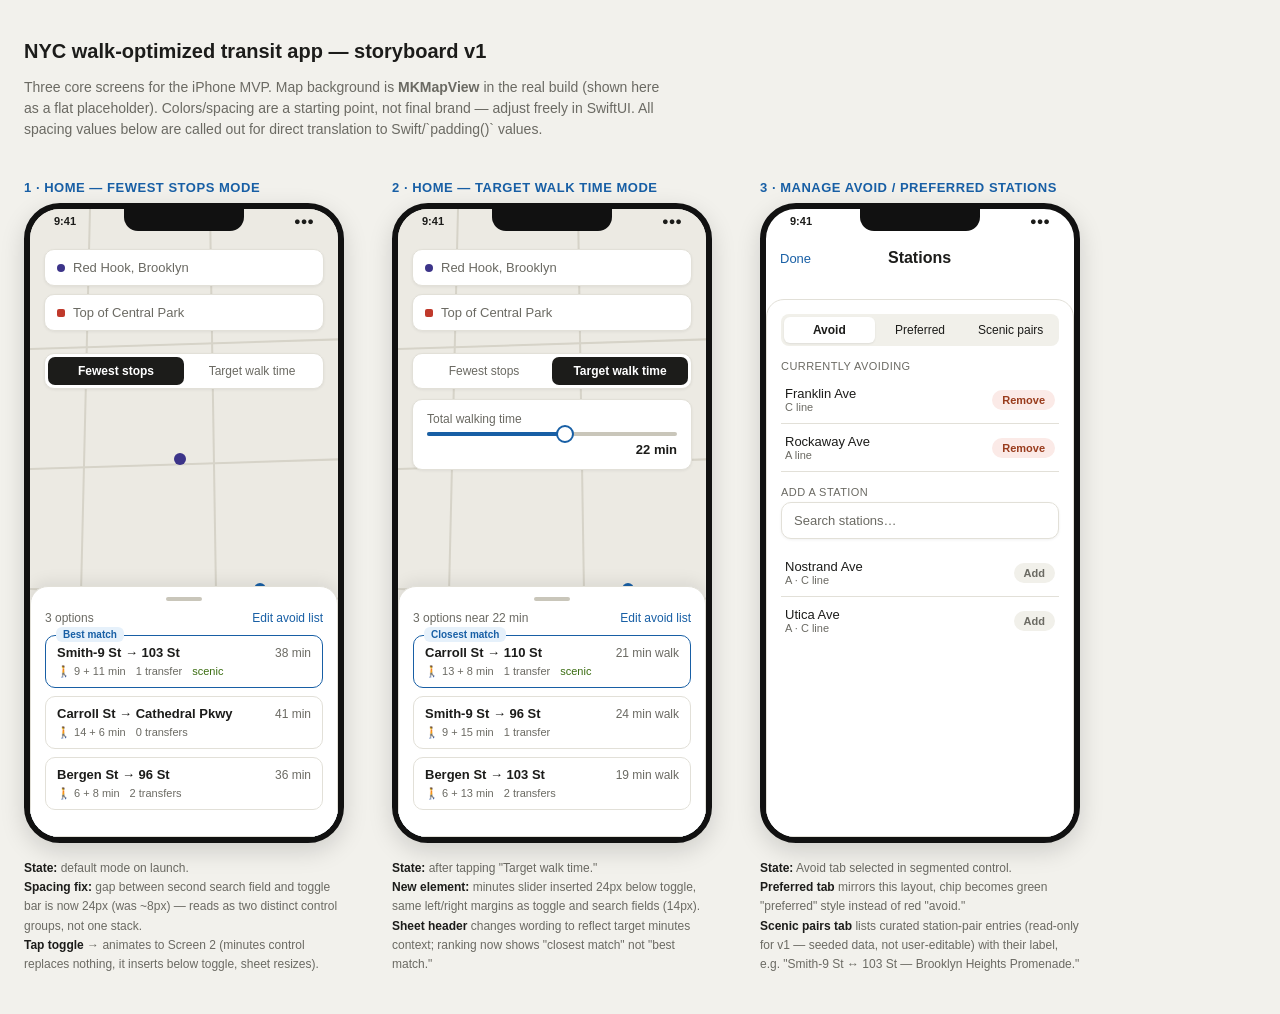
<file: demo-transit.html>
<!DOCTYPE html>
<html lang="en">
<head>
<meta charset="UTF-8">
<title>NYC Walk-Optimized Transit App — Storyboard</title>
<style>
  :root {
    --bg-page: #f2f1ec;
    --surface: #ffffff;
    --border: #e2e0d8;
    --border-strong: #c9c6ba;
    --text-primary: #1c1c1a;
    --text-secondary: #6b6a63;
    --accent: #185fa5;
    --accent-bg: #e6f1fb;
    --brand: #3c3489;
    --success: #3b6d11;
    --success-bg: #eaf3de;
    --radius: 10px;
  }
  * { box-sizing: border-box; }
  body {
    font-family: -apple-system, "SF Pro Text", "Helvetica Neue", Arial, sans-serif;
    background: var(--bg-page);
    color: var(--text-primary);
    margin: 0;
    padding: 40px 24px;
  }
  h1 { font-size: 20px; font-weight: 600; margin: 0 0 4px; }
  .intro { color: var(--text-secondary); font-size: 14px; max-width: 640px; margin-bottom: 40px; line-height: 1.5; }
  .board {
    display: flex;
    flex-wrap: wrap;
    gap: 48px;
    align-items: flex-start;
  }
  .frame-block { width: 320px; }
  .frame-label {
    font-size: 13px;
    font-weight: 600;
    color: var(--accent);
    text-transform: uppercase;
    letter-spacing: 0.04em;
    margin-bottom: 8px;
  }
  .phone {
    position: relative;
    width: 320px;
    height: 640px;
    border-radius: 36px;
    overflow: hidden;
    background: var(--bg-page);
    border: 6px solid #111;
    box-shadow: 0 8px 24px rgba(0,0,0,0.15);
  }
  .notch {
    position: absolute;
    top: 0; left: 50%;
    transform: translateX(-50%);
    width: 120px; height: 22px;
    background: #111;
    border-radius: 0 0 14px 14px;
    z-index: 20;
  }
  .status-bar { position: absolute; top: 6px; left: 24px; right: 24px; display:flex; justify-content:space-between; font-size:11px; font-weight:600; z-index:20; }

  .map-bg { position: absolute; inset: 0; }

  .search-stack { position: absolute; top: 40px; left: 14px; right: 14px; display:flex; flex-direction:column; gap: 8px; z-index: 10; }
  .search-field {
    background: var(--surface);
    border-radius: var(--radius);
    border: 1px solid var(--border);
    padding: 10px 12px;
    display: flex; align-items: center; gap: 8px;
    font-size: 13px;
    box-shadow: 0 1px 3px rgba(0,0,0,0.06);
  }
  .dot-origin { width:8px; height:8px; border-radius:50%; background: var(--brand); flex-shrink:0; }
  .dot-dest { width:8px; height:8px; border-radius:2px; background: #c0392b; flex-shrink:0; }
  .field-text { color: var(--text-secondary); }

  /* generous gap called out by the user: 24px between last input and toggle */
  .mode-toggle {
    position: absolute; left: 14px; right: 14px; z-index: 10;
    display: flex; background: var(--surface); border-radius: var(--radius);
    border: 1px solid var(--border); padding: 3px;
    box-shadow: 0 1px 3px rgba(0,0,0,0.06);
  }
  .mode-btn { flex:1; text-align:center; font-size: 12px; padding: 7px 0; border-radius: 7px; }
  .mode-btn.active { background: #1c1c1a; color: #fff; font-weight: 600; }
  .mode-btn.inactive { color: var(--text-secondary); }

  .minutes-row {
    position: absolute; left: 14px; right: 14px; z-index: 10;
    background: var(--surface); border-radius: var(--radius); border: 1px solid var(--border);
    padding: 12px 14px; box-shadow: 0 1px 3px rgba(0,0,0,0.06);
  }
  .minutes-row .label { font-size: 12px; color: var(--text-secondary); margin-bottom: 6px; }
  .slider-track { position: relative; height: 4px; background: var(--border-strong); border-radius: 2px; }
  .slider-fill { position:absolute; left:0; top:0; height:4px; width: 55%; background: var(--accent); border-radius: 2px; }
  .slider-thumb { position:absolute; top:-7px; left: 55%; width:18px; height:18px; border-radius:50%; background:#fff; border:2px solid var(--accent); transform: translateX(-50%); }
  .minutes-value { font-size: 13px; font-weight: 600; text-align: right; margin-top: 6px; }

  .sheet {
    position: absolute; bottom: 0; left: 0; right: 0; z-index: 10;
    background: var(--surface);
    border-radius: 18px 18px 0 0;
    border: 1px solid var(--border);
    box-shadow: 0 -4px 16px rgba(0,0,0,0.08);
    padding: 10px 14px 18px;
  }
  .grabber { width: 36px; height: 4px; background: var(--border-strong); border-radius: 2px; margin: 0 auto 10px; }
  .sheet-header { display:flex; justify-content:space-between; align-items:center; font-size: 12px; margin-bottom: 10px; }
  .sheet-header .count { color: var(--text-secondary); }
  .sheet-header .edit { color: var(--accent); font-weight: 500; }

  .option-card { border: 1px solid var(--border); border-radius: 10px; padding: 9px 11px; margin-bottom: 8px; position: relative; }
  .option-card.best { border-color: var(--accent); }
  .best-badge { position:absolute; top:-9px; left:10px; background: var(--accent-bg); color: var(--accent); font-size: 10px; font-weight: 600; padding: 2px 7px; border-radius: 6px; }
  .option-top { display:flex; justify-content:space-between; align-items:baseline; font-size: 13px; }
  .option-route { font-weight: 600; }
  .option-time { color: var(--text-secondary); font-size: 12px; }
  .option-meta { display:flex; gap: 10px; margin-top: 5px; font-size: 11px; color: var(--text-secondary); }
  .scenic-tag { color: var(--success); font-weight: 500; }

  .list-row { display:flex; justify-content:space-between; align-items:center; padding: 10px 4px; border-bottom: 1px solid var(--border); font-size: 13px; }
  .list-row:last-child { border-bottom: none; }
  .list-row .station-name { }
  .list-row .station-sub { font-size: 11px; color: var(--text-secondary); }
  .chip { font-size: 11px; font-weight: 600; padding: 4px 10px; border-radius: 999px; }
  .chip.avoid { background: #fbeae7; color: #993c1d; }
  .chip.preferred { background: var(--success-bg); color: var(--success); }
  .chip.add { background: #f1f0ea; color: var(--text-secondary); }

  .settings-header { position: absolute; top: 40px; left: 14px; right: 14px; z-index: 10; display:flex; align-items:center; justify-content:space-between; }
  .settings-title { font-size: 16px; font-weight: 600; }
  .settings-sheet { position: absolute; top: 90px; bottom: 0; left: 0; right: 0; background: var(--surface); border-radius: 18px 18px 0 0; border: 1px solid var(--border); padding: 14px; overflow: hidden; }
  .section-label { font-size: 11px; text-transform: uppercase; letter-spacing: 0.04em; color: var(--text-secondary); margin: 14px 0 4px; }
  .segmented { display:flex; background: #f1f0ea; border-radius: 8px; padding: 3px; margin-bottom: 4px; }
  .seg-btn { flex:1; text-align:center; font-size: 12px; padding: 6px 0; border-radius: 6px; }
  .seg-btn.active { background: #fff; font-weight: 600; box-shadow: 0 1px 2px rgba(0,0,0,0.08); }

  .annotations { margin-top: 16px; font-size: 12px; color: var(--text-secondary); line-height: 1.6; }
  .annotations b { color: var(--text-primary); }
</style>
</head>
<body>

<h1>NYC walk-optimized transit app — storyboard v1</h1>
<p class="intro">
  Three core screens for the iPhone MVP. Map background is <b>MKMapView</b> in the real build (shown here as
  a flat placeholder). Colors/spacing are a starting point, not final brand — adjust freely in SwiftUI.
  All spacing values below are called out for direct translation to Swift/`padding()` values.
</p>

<div class="board">

  <!-- SCREEN 1: Home, fewest stops mode -->
  <div class="frame-block">
    <div class="frame-label">1 · Home — fewest stops mode</div>
    <div class="phone">
      <div class="notch"></div>
      <div class="status-bar"><span>9:41</span><span>●●●</span></div>
      <svg class="map-bg" width="320" height="640" viewBox="0 0 320 640">
        <rect width="320" height="640" fill="#eceae3"/>
        <g stroke="#d6d3c8" stroke-width="2">
          <line x1="0" y1="140" x2="320" y2="130"/>
          <line x1="0" y1="260" x2="320" y2="250"/>
          <line x1="0" y1="380" x2="320" y2="390"/>
          <line x1="60" y1="0" x2="45" y2="640"/>
          <line x1="180" y1="0" x2="190" y2="640"/>
        </g>
        <path d="M0,470 C90,430 140,510 220,470 C270,450 300,500 320,480 L320,640 L0,640 Z" fill="#cfe3f2"/>
        <circle cx="150" cy="250" r="6" fill="#3c3489"/>
        <circle cx="230" cy="380" r="6" fill="#185fa5"/>
      </svg>

      <div class="search-stack">
        <div class="search-field"><span class="dot-origin"></span><span class="field-text">Red Hook, Brooklyn</span></div>
        <div class="search-field"><span class="dot-dest"></span><span class="field-text">Top of Central Park</span></div>
      </div>

      <!-- gap between bottom search field (ends ~y=120) and toggle increased to 24px -->
      <div class="mode-toggle" style="top: 144px;">
        <div class="mode-btn active">Fewest stops</div>
        <div class="mode-btn inactive">Target walk time</div>
      </div>

      <div class="sheet">
        <div class="grabber"></div>
        <div class="sheet-header"><span class="count">3 options</span><span class="edit">Edit avoid list</span></div>

        <div class="option-card best">
          <span class="best-badge">Best match</span>
          <div class="option-top"><span class="option-route">Smith-9 St → 103 St</span><span class="option-time">38 min</span></div>
          <div class="option-meta"><span>🚶 9 + 11 min</span><span>1 transfer</span><span class="scenic-tag">scenic</span></div>
        </div>
        <div class="option-card">
          <div class="option-top"><span class="option-route">Carroll St → Cathedral Pkwy</span><span class="option-time">41 min</span></div>
          <div class="option-meta"><span>🚶 14 + 6 min</span><span>0 transfers</span></div>
        </div>
        <div class="option-card">
          <div class="option-top"><span class="option-route">Bergen St → 96 St</span><span class="option-time">36 min</span></div>
          <div class="option-meta"><span>🚶 6 + 8 min</span><span>2 transfers</span></div>
        </div>
      </div>
    </div>
    <div class="annotations">
      <b>State:</b> default mode on launch.<br>
      <b>Spacing fix:</b> gap between second search field and toggle bar is now 24px (was ~8px) — reads as two distinct control groups, not one stack.<br>
      <b>Tap toggle</b> → animates to Screen 2 (minutes control replaces nothing, it inserts below toggle, sheet resizes).
    </div>
  </div>

  <!-- SCREEN 2: Home, target walk time mode -->
  <div class="frame-block">
    <div class="frame-label">2 · Home — target walk time mode</div>
    <div class="phone">
      <div class="notch"></div>
      <div class="status-bar"><span>9:41</span><span>●●●</span></div>
      <svg class="map-bg" width="320" height="640" viewBox="0 0 320 640">
        <rect width="320" height="640" fill="#eceae3"/>
        <g stroke="#d6d3c8" stroke-width="2">
          <line x1="0" y1="140" x2="320" y2="130"/>
          <line x1="0" y1="260" x2="320" y2="250"/>
          <line x1="0" y1="380" x2="320" y2="390"/>
          <line x1="60" y1="0" x2="45" y2="640"/>
          <line x1="180" y1="0" x2="190" y2="640"/>
        </g>
        <path d="M0,470 C90,430 140,510 220,470 C270,450 300,500 320,480 L320,640 L0,640 Z" fill="#cfe3f2"/>
        <circle cx="150" cy="250" r="6" fill="#3c3489"/>
        <circle cx="230" cy="380" r="6" fill="#185fa5"/>
      </svg>

      <div class="search-stack">
        <div class="search-field"><span class="dot-origin"></span><span class="field-text">Red Hook, Brooklyn</span></div>
        <div class="search-field"><span class="dot-dest"></span><span class="field-text">Top of Central Park</span></div>
      </div>

      <div class="mode-toggle" style="top: 144px;">
        <div class="mode-btn inactive">Fewest stops</div>
        <div class="mode-btn active">Target walk time</div>
      </div>

      <div class="minutes-row" style="top: 190px;">
        <div class="label">Total walking time</div>
        <div class="slider-track"><div class="slider-fill"></div><div class="slider-thumb"></div></div>
        <div class="minutes-value">22 min</div>
      </div>

      <div class="sheet">
        <div class="grabber"></div>
        <div class="sheet-header"><span class="count">3 options near 22 min</span><span class="edit">Edit avoid list</span></div>

        <div class="option-card best">
          <span class="best-badge">Closest match</span>
          <div class="option-top"><span class="option-route">Carroll St → 110 St</span><span class="option-time">21 min walk</span></div>
          <div class="option-meta"><span>🚶 13 + 8 min</span><span>1 transfer</span><span class="scenic-tag">scenic</span></div>
        </div>
        <div class="option-card">
          <div class="option-top"><span class="option-route">Smith-9 St → 96 St</span><span class="option-time">24 min walk</span></div>
          <div class="option-meta"><span>🚶 9 + 15 min</span><span>1 transfer</span></div>
        </div>
        <div class="option-card">
          <div class="option-top"><span class="option-route">Bergen St → 103 St</span><span class="option-time">19 min walk</span></div>
          <div class="option-meta"><span>🚶 6 + 13 min</span><span>2 transfers</span></div>
        </div>
      </div>
    </div>
    <div class="annotations">
      <b>State:</b> after tapping "Target walk time."<br>
      <b>New element:</b> minutes slider inserted 24px below toggle, same left/right margins as toggle and search fields (14px).<br>
      <b>Sheet header</b> changes wording to reflect target minutes context; ranking now shows "closest match" not "best match."
    </div>
  </div>

  <!-- SCREEN 3: Avoid / preferred station settings -->
  <div class="frame-block">
    <div class="frame-label">3 · Manage avoid / preferred stations</div>
    <div class="phone" style="background:#fff;">
      <div class="notch"></div>
      <div class="status-bar"><span>9:41</span><span>●●●</span></div>

      <div class="settings-header">
        <span style="color: var(--accent); font-size: 13px;">Done</span>
        <span class="settings-title">Stations</span>
        <span style="width: 32px;"></span>
      </div>

      <div class="settings-sheet">
        <div class="segmented">
          <div class="seg-btn active">Avoid</div>
          <div class="seg-btn">Preferred</div>
          <div class="seg-btn">Scenic pairs</div>
        </div>

        <div class="section-label">Currently avoiding</div>
        <div class="list-row">
          <div><div class="station-name">Franklin Ave</div><div class="station-sub">C line</div></div>
          <span class="chip avoid">Remove</span>
        </div>
        <div class="list-row">
          <div><div class="station-name">Rockaway Ave</div><div class="station-sub">A line</div></div>
          <span class="chip avoid">Remove</span>
        </div>

        <div class="section-label">Add a station</div>
        <div class="search-field" style="margin-bottom: 10px;"><span class="field-text">Search stations…</span></div>
        <div class="list-row">
          <div><div class="station-name">Nostrand Ave</div><div class="station-sub">A · C line</div></div>
          <span class="chip add">Add</span>
        </div>
        <div class="list-row">
          <div><div class="station-name">Utica Ave</div><div class="station-sub">A · C line</div></div>
          <span class="chip add">Add</span>
        </div>
      </div>
    </div>
    <div class="annotations">
      <b>State:</b> Avoid tab selected in segmented control.<br>
      <b>Preferred tab</b> mirrors this layout, chip becomes green "preferred" style instead of red "avoid."<br>
      <b>Scenic pairs tab</b> lists curated station-pair entries (read-only for v1 — seeded data, not user-editable) with their label, e.g. "Smith-9 St ↔ 103 St — Brooklyn Heights Promenade."
    </div>
  </div>

</div>

</body>
</html>
</file>
<file: styles.css>
/* ============================================================
   DESIGN TOKENS — v2
   Reference: Figma's UX portfolio examples.
   ============================================================ */

   :root {
    /* color */
    --bg: #F6F8FC;
    --card: #FFFFFF;
    --card-tint: #EAF0FD;      /* hero card wash */
    --ink: #12151C;
    --ink-soft: #5C6472;
    --ink-faint: #8991A1;
    --line: #E4E9F5;
    --accent: #2E5AEC;         /* primary blue */
    --accent-soft: #DEE8FD;    /* chip / tag background */
    --accent-transit: #185FA5;
    --accent-food: #2E7D4F;
    --accent-available: #a1d7b7;
    --shadow-color: 220, 60%, 55%;
  
    /* type */
    --display: 'Inter Tight', 'Inter', sans-serif;
    --body: 'Inter', sans-serif;
    --mono: 'IBM Plex Mono', monospace;
  
    /* layout */
    --max: 980px;
    --gutter: 24px;
    --r-lg: 24px;
    --r-md: 16px;
    --r-sm: 10px;
    --r-pill: 999px;
  }
  
  * { box-sizing: border-box; }
  html { scroll-behavior: smooth; }
  
  body {
    margin: 0;
    background: var(--bg);
    color: var(--ink);
    font-family: var(--body);
    font-size: 17px;
    line-height: 1.6;
    -webkit-font-smoothing: antialiased;
  }
  
  @media (prefers-reduced-motion: reduce) {
    html { scroll-behavior: auto; }
    * { animation: none !important; transition: none !important; }
  }
  
  a { color: var(--accent); text-decoration: none; }
  a:hover { text-decoration: underline; }
  a:focus-visible, button:focus-visible {
    outline: 2px solid var(--accent);
    outline-offset: 3px;
  }
  
  .wrap {
    max-width: var(--max);
    margin: 0 auto;
    padding: 0 var(--gutter);
  }
  
  /* soft, blue-tinted shadow used throughout — the one recurring "material" */
  .shadow-soft {
    box-shadow:
      0 1px 2px hsla(var(--shadow-color), 0.06),
      0 8px 24px hsla(var(--shadow-color), 0.08),
      0 24px 48px hsla(var(--shadow-color), 0.06);
  }
  
  /* ---- floating pill nav ---- */
  .nav-shell {
    display: flex;
    justify-content: center;
    padding: 28px var(--gutter) 0;
  }
  .pill-nav {
    display: inline-flex;
    align-items: center;
    gap: 4px;
    background: var(--card);
    border-radius: var(--r-pill);
    padding: 6px;
    border: 1px solid var(--line);
  }
  .pill-nav a {
    font-family: var(--display);
    font-size: 14px;
    font-weight: 500;
    color: var(--ink-soft);
    padding: 8px 18px;
    border-radius: var(--r-pill);
    text-decoration: none;
    transition: background 0.15s ease, color 0.15s ease;
  }
  .pill-nav a:hover { color: var(--ink); }
  .pill-nav a.active {
    background: var(--ink);
    color: #fff;
  }
  
  /* ---- homepage layout ---- */
  .page {
    padding: 32px var(--gutter) 80px;
    max-width: var(--max);
    margin: 0 auto;
  }
  
  /* thin header strip: name left, one-line bio right */
  .header-strip {
    display: flex;
    justify-content: space-between;
    align-items: center;
    gap: 24px;
    padding-bottom: 18px;
    margin-bottom: 24px;
    border-bottom: 1px solid var(--line);
  }
  .header-strip .name {
    font-family: var(--display);
    font-weight: 600;
    font-size: 16px;
    margin: 0;
    color: var(--ink);
    white-space: nowrap;
  }
  .header-strip .bio {
    font-size: 13.5px;
    color: var(--ink-soft);
    margin: 0;
    max-width: 46ch;
    text-align: right;
  }
  
  .card-grid {
    display: grid;
    grid-template-columns: 1fr 1fr;
    gap: 18px;
  }
  
  .project-card {
    background: var(--card);
    border-radius: var(--r-lg);
    padding: 0;
    overflow: hidden;
    display: block;
    color: var(--ink);
    transition: transform 0.18s ease, box-shadow 0.18s ease;
  }
  .project-card:hover {
    transform: translateY(-3px);
    text-decoration: none;
  }
  
  /* phone-proportioned visual area */
  .project-visual {
    padding: 18px 16px;
    min-height: 340px;
    display: flex;
    flex-direction: column;
    gap: 12px;
  }
  .transit-visual { background: linear-gradient(135deg,#EAF4FC 0%,#BFE0F5 35%,#7FB8E6 70%,#3A82C9 100%); }
  .food-visual { background: linear-gradient(135deg,#EAF7ED 0%,#B9E3C4 35%,#6FC28A 70%,#2E8F55 100%); padding: 18px; }
  
  /* quote bubble */
  .quote-bubble {
    border-radius: 14px;
    padding: 11px 16px;
    box-shadow: 0 4px 12px rgba(15,42,87,0.16);
    text-align: center;
  }
  .quote-bubble p {
    font-family: 'Fraunces', serif;
    font-style: italic;
    font-weight: 500;
    font-size: 14px;
    line-height: 1.35;
    margin: 0;
  }
  .transit-quote { background: #DEEEF9; border: 1px solid rgba(24,95,165,0.35); }
  .transit-quote p { color: #0B2340; }
  .food-quote { background: #DCF0E1; border: 1px solid rgba(46,141,85,0.35); }
  .food-quote p { color: #123420; }
  
  /* recipe card stack (What's for Dinner) */
  .recipe-card {
    background: #fff;
    border-radius: 12px;
    padding: 12px 14px;
    box-shadow: 0 4px 12px rgba(10,40,20,0.14);
  }
  .recipe-card.fade-1 { background: rgba(255,255,255,0.75); box-shadow: none; flex: 1; display: flex; flex-direction: column; justify-content: center; }
  .recipe-card.fade-2 { background: rgba(255,255,255,0.5); box-shadow: none; flex: 1; display: flex; flex-direction: column; justify-content: center; }
  .rc-title { font-size: 13px; font-weight: 700; color: #12151C; margin-bottom: 4px; }
  .rc-meta { font-size: 10.5px; font-weight: 700; margin-bottom: 6px; }
  .rc-meta.full-match { color: #2E7D4F; }
  .rc-meta.partial-match { color: #B8860B; margin-bottom: 0; }
  .rc-why {
    font-size: 10px;
    color: #3A3F4C;
    font-style: italic;
    border-left: 2.5px solid #C89B3C;
    padding-left: 7px;
    line-height: 1.4;
  }
  
  /* route summary + graphic (Walk NYC) */
  .route-summary {
    background: #fff;
    border-radius: 12px;
    padding: 13px 15px;
    box-shadow: 0 4px 12px rgba(10,30,60,0.14);
  }
  .rs-title { font-size: 12.5px; font-weight: 700; color: #12151C; margin-bottom: 4px; }
  .rs-line { font-size: 10.5px; font-weight: 700; color: #12151C; }
  .rs-line.muted { color: #5C6472; margin-top: 2px; }
  .rs-scenic { color: #2E7D4F; }
  
  .route-graphic {
    position: relative;
    flex: 1;
    min-height: 130px;
  }
  .route-graphic > svg:first-child { position: absolute; inset: 0; width: 100%; height: 100%; overflow: visible; }
  .pin {
    position: absolute;
    display: flex;
    flex-direction: column;
    align-items: center;
    gap: 5px;
  }
  .pin svg { display: block; }
  .pin-a { top: 0; left: 16px; }
  .pin-b { bottom: 0; right: 6px; }
  .pin-label {
    display: block;
    background: #fff;
    border-radius: 6px;
    padding: 2px 8px;
    font-size: 10.5px;
    font-weight: 600;
    color: #12151C;
    white-space: nowrap;
    box-shadow: 0 2px 6px rgba(10,30,60,0.12);
  }
  
  .project-body { padding: 16px 20px 22px; }
  .project-body .p-title {
    font-family: var(--display);
    font-size: 17px;
    font-weight: 600;
    margin: 0 0 6px;
  }
  .p-tags {
    font-family: var(--mono);
    font-size: 11px;
    color: var(--ink-faint);
    letter-spacing: 0.02em;
  }
  .p-tags-decision {
    font-family: var(--mono);
    font-size: 12px;
    color: var(--ink-faint);
    letter-spacing: 0.02em;
  }
  .p-status-inprogress {
    display: inline-block;
    font-family: var(--mono);
    font-size: 11px;
    text-transform: uppercase;
    letter-spacing: 0.04em;
    color: var(--accent);
    background: var(--accent-soft);
    padding: 3px 10px;
    border-radius: var(--r-pill);
    margin-top: 8px;
  }
  .p-status-available {
    display: inline-block;
    font-family: var(--mono);
    font-size: 11px;
    text-transform: uppercase;
    letter-spacing: 0.04em;
    color: var(--accent-food);
    background: var(--accent-available);
    padding: 3px 10px;
    border-radius: var(--r-pill);
    margin-top: 8px;
  }
  @media (max-width: 560px) {
    .header-strip { flex-direction: column; align-items: flex-start; gap: 8px; }
    .header-strip .bio { text-align: left; }
  }
  
  .footer-note {
    padding: 40px var(--gutter) 0;
    max-width: var(--max);
    margin: 0 auto;
    font-family: var(--body);
    font-size: 14px;
    color: var(--ink-faint);
    text-align: center;
  }
  .footer-note a { color: var(--ink-soft); }
  
  @media (max-width: 720px) {
    .card-grid { grid-template-columns: 1fr; }
    .hero-card { padding: 32px 24px; }
  }
  
  /* ============================================================
     CASE STUDY PAGES — v2
     ============================================================ */
  
  .case-page { padding: 40px var(--gutter) 80px; max-width: 720px; margin: 0 auto; }
  
  .case-hero {
    background: var(--card-tint);
    border-radius: var(--r-lg);
    padding: 40px;
    margin-bottom: 28px;
  }
  .back-link {
    font-family: var(--body);
    font-size: 14px;
    color: var(--ink-soft);
    display: inline-block;
    margin-bottom: 20px;
  }
  .case-hero h1 {
    font-family: var(--display);
    font-weight: 600;
    font-size: clamp(26px, 4vw, 34px);
    margin: 0 0 12px;
    line-height: 1.25;
  }
  .case-tags {
    font-family: var(--mono);
    font-size: 11.5px;
    text-transform: uppercase;
    letter-spacing: 0.04em;
    color: var(--ink-faint);
  }
  
  .case-block {
    background: var(--card);
    border-radius: var(--r-md);
    border: 1px solid var(--line);
    padding: 28px 32px;
    margin-bottom: 20px;
  }
  .case-block .label {
    font-family: var(--mono);
    font-size: 11.5px;
    text-transform: uppercase;
    letter-spacing: 0.06em;
    color: var(--accent);
    margin: 0 0 16px;
  }
  .case-block p { margin: 0 0 14px; max-width: 62ch; }
  .case-block p:last-child { margin-bottom: 0; }
  
  .hook-line {
    font-family: var(--display);
    font-weight: 600;
    font-size: clamp(19px, 2.6vw, 23px);
    line-height: 1.4;
    margin: 0 0 12px;
  }
  
  /* decision cards */
  .decision-card {
    background: var(--bg);
    border: 1px solid var(--line);
    border-radius: var(--r-sm);
    padding: 20px 22px;
    margin-bottom: 14px;
  }
  .decision-card:last-child { margin-bottom: 0; }
  .d-row { display: grid; grid-template-columns: 96px 1fr; gap: 14px; margin-bottom: 8px; }
  .d-row:last-child { margin-bottom: 0; }
  .d-row .k {
    font-family: var(--mono);
    font-size: 11px;
    text-transform: uppercase;
    letter-spacing: 0.05em;
    color: var(--accent);
    padding-top: 2px;
  }
  .d-row .v { margin: 0; font-size: 15.5px; }
  
  .stat-callout {
    display: inline-block;
    font-family: var(--mono);
    font-size: 14px;
    background: var(--accent-soft);
    color: var(--ink);
    padding: 10px 16px;
    border-radius: var(--r-sm);
    margin: 4px 0 16px;
  }
  .stat-callout b { color: var(--accent); }
  
  .not-built { list-style: none; padding: 0; margin: 0; }
  .not-built li { padding: 14px 0; border-bottom: 1px solid var(--line); }
  .not-built li:last-child { border-bottom: none; padding-bottom: 0; }
  .not-built .nb-title { font-weight: 600; display: block; margin-bottom: 4px; }
  
  .demo-slot {
    border: 1.5px dashed var(--line);
    border-radius: var(--r-sm);
    padding: 44px 24px;
    text-align: center;
    color: var(--ink-faint);
    font-family: var(--mono);
    font-size: 13px;
    background: var(--bg);
  }
  
  .retro-list { padding-left: 20px; margin: 0; }
  .retro-list li { margin-bottom: 16px; max-width: 60ch; }
  .retro-list li:last-child { margin-bottom: 0; }
  
  .progress-notice {
    font-family: var(--body);
    font-size: 14.5px;
    color: var(--ink-soft);
    background: var(--bg);
    border: 1px solid var(--line);
    border-radius: var(--r-sm);
    padding: 16px 18px;
  }
  
  .screenshot-grid {
    display: flex;
    gap: 14px;
    overflow-x: auto;
    padding: 4px 4px 12px;
    margin-top: 8px;
    -webkit-overflow-scrolling: touch;
    scroll-snap-type: x mandatory;
  }
  .screenshot-grid figure {
    margin: 0;
    flex: 0 0 auto;
    width: 160px;
    scroll-snap-align: start;
  }
  .screenshot-grid img {
    width: 160px;
    display: block;
    border-radius: 12px;
    border: 1px solid var(--line);
    box-shadow: 0 4px 14px rgba(15,42,87,0.1);
  }
  .screenshot-grid figcaption {
    font-size: 11.5px;
    color: var(--ink-faint);
    margin-top: 8px;
    line-height: 1.4;
  }
  
  @media (max-width: 560px) {
    .d-row { grid-template-columns: 1fr; gap: 2px; }
    .case-hero, .case-block { padding: 28px 22px; }
  }
</file>
